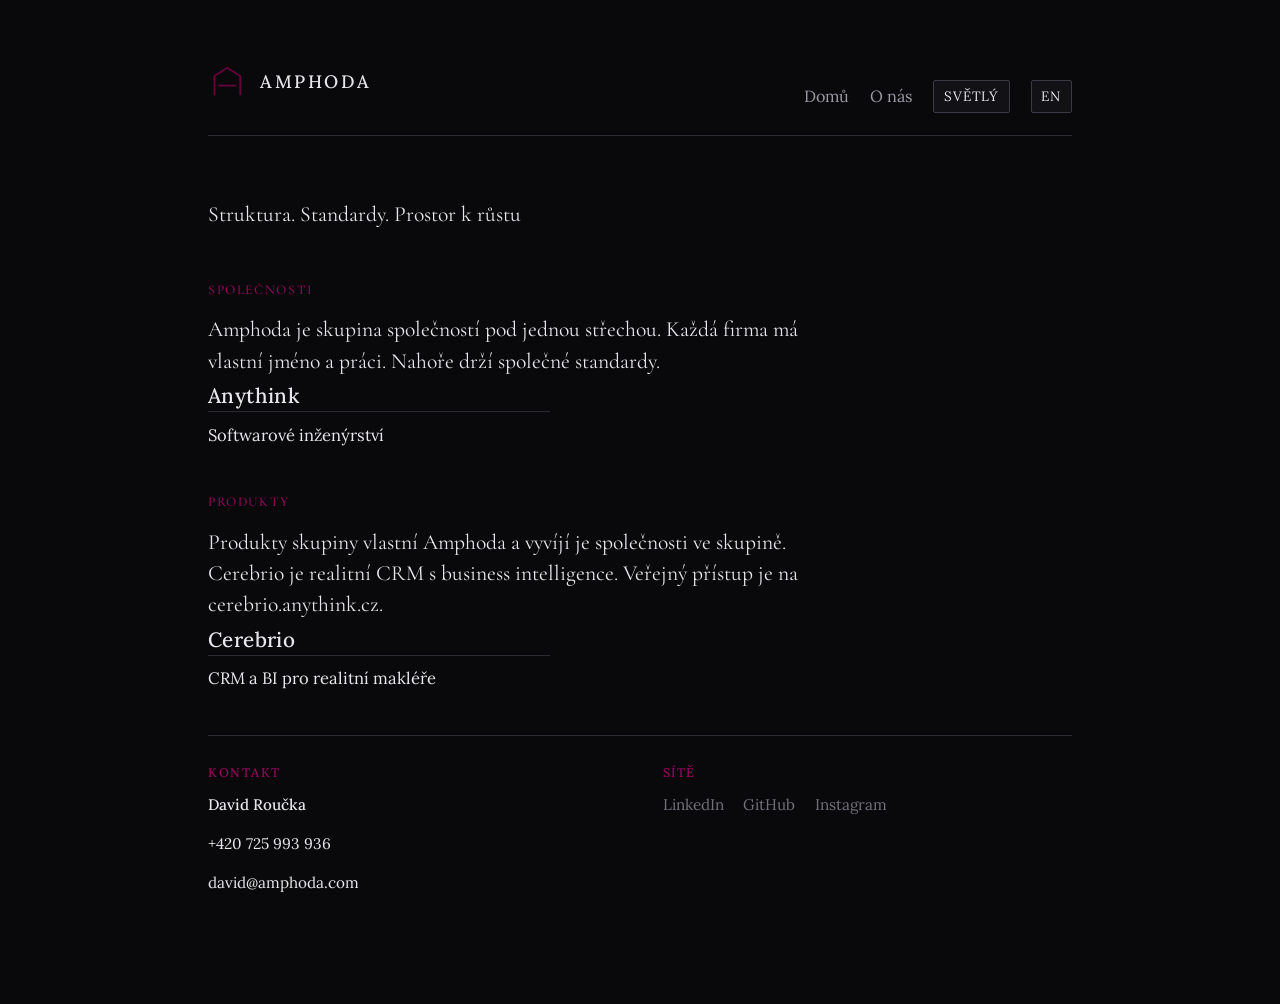
<file: index.html>
<!doctype html>
<html lang="cs" data-accent="tyrian" data-theme="dark">
	<head>
		<!-- Seznam Webmaster -->
		<meta name="seznam-wmt" content="iUMKX5Md85ydFvWr4FtJmUJpppj9VQ31" />
		<!-- Firmy.cz / GBP: add URLs to Organization.sameAs in +page.svelte when registered -->
		<meta charset="utf-8" />
		<link rel="icon" href="./favicon.ico" sizes="any" />
		<link rel="icon" href="./favicon-48.png" type="image/png" sizes="48x48" />
		<link rel="icon" href="./favicon-192.png" type="image/png" sizes="192x192" />
		<link rel="apple-touch-icon" href="./apple-touch-icon.png" sizes="180x180" />
		<link rel="icon" href="./favicon.svg" type="image/svg+xml" />
		<link rel="manifest" href="./site.webmanifest" />
		<meta name="viewport" content="width=device-width, initial-scale=1" />
		<meta name="color-scheme" content="dark light" />
		<meta name="theme-color" content="#09090b" />
		<script>
			(function () {
				try {
					var p = location.pathname;
					document.documentElement.lang = (p === '/en' || p.indexOf('/en/') === 0) ? 'en' : 'cs';
					var t = localStorage.getItem('amphoda-theme');
					if (t === 'day') t = 'light';
					if (t === 'night') t = 'dark';
					if (t !== 'light' && t !== 'dark') t = 'dark';
					document.documentElement.dataset.theme = t;
					document.documentElement.style.colorScheme = t;
					var a = localStorage.getItem('amphoda-accent');
					if (a === 'tyrian' || a === 'steel' || a === 'abyss') {
						document.documentElement.dataset.accent = a;
					}
				} catch (e) {}
			})();
		</script>
		<link href="./_app/immutable/entry/start.mt2QF2A5.js" rel="modulepreload">
		<link href="./_app/immutable/chunks/7DQ8vqxc.js" rel="modulepreload">
		<link href="./_app/immutable/chunks/CZMW1fXZ.js" rel="modulepreload">
		<link href="./_app/immutable/chunks/1RoeWicb.js" rel="modulepreload">
		<link href="./_app/immutable/entry/app.FbuSU8uR.js" rel="modulepreload">
		<link href="./_app/immutable/chunks/_vi9zLYs.js" rel="modulepreload">
		<link href="./_app/immutable/chunks/Bkndkago.js" rel="modulepreload">
		<link href="./_app/immutable/chunks/DjjoWIUF.js" rel="modulepreload">
		<link href="./_app/immutable/nodes/0.BagfMH4d.js" rel="modulepreload">
		<link href="./_app/immutable/chunks/pHMKf96l.js" rel="modulepreload">
		<link href="./_app/immutable/chunks/pGBvJgAu.js" rel="modulepreload">
		<link href="./_app/immutable/chunks/B0FbLwfA.js" rel="modulepreload">
		<link href="./_app/immutable/chunks/D8h8RJyf.js" rel="modulepreload">
		<link href="./_app/immutable/chunks/BcJiogBx.js" rel="modulepreload">
		<link href="./_app/immutable/nodes/2.BaO96Hhi.js" rel="modulepreload">
		<link href="./_app/immutable/chunks/k5g4Fiq8.js" rel="modulepreload">
		<link href="./_app/immutable/chunks/MCs-j4_v.js" rel="modulepreload">
		<link href="./_app/immutable/chunks/BsyLRSGl.js" rel="modulepreload">
		<!--ypbj28--><!----><script type="application/ld+json">{"@context":"https://schema.org","@graph":[{"@type":"Organization","@id":"https://amphoda.com/#organization","name":"Amphoda","url":"https://amphoda.com/","logo":{"@type":"ImageObject","url":"https://amphoda.com/icon-512.png","width":512,"height":512},"image":"https://amphoda.com/og.png","email":"david@amphoda.com","telephone":"+420725993936","description":"Struktura. Standardy. Prostor k růstu","founder":{"@type":"Person","name":"David Roučka"},"sameAs":["https://github.com/Alteian","https://anythink.cz/","https://cerebrio.anythink.cz"]},{"@type":"WebSite","@id":"https://amphoda.com/#website","url":"https://amphoda.com/","name":"Amphoda","description":"Struktura. Standardy. Prostor k růstu","publisher":{"@id":"https://amphoda.com/#organization"},"inLanguage":["cs","en"]}]}</script><!----><!----><!--1t153bb--><meta name="description" content="Struktura. Standardy. Prostor k růstu"/> <meta name="robots" content="index, follow"/> <link rel="canonical" href="https://amphoda.com/"/> <link rel="alternate" hreflang="cs" href="https://amphoda.com/"/> <link rel="alternate" hreflang="en" href="https://amphoda.com/en/"/> <link rel="alternate" hreflang="x-default" href="https://amphoda.com/"/> <meta property="og:type" content="website"/> <meta property="og:site_name" content="Amphoda"/> <meta property="og:title" content="Amphoda"/> <meta property="og:description" content="Struktura. Standardy. Prostor k růstu"/> <meta property="og:url" content="https://amphoda.com/"/> <meta property="og:locale" content="cs_CZ"/> <meta property="og:locale:alternate" content="en_US"/> <meta property="og:image" content="https://amphoda.com/og.png"/> <meta property="og:image:type" content="image/png"/> <meta property="og:image:width" content="1200"/> <meta property="og:image:height" content="630"/> <meta property="og:image:alt" content="Amphoda"/> <meta name="twitter:card" content="summary_large_image"/> <meta name="twitter:title" content="Amphoda"/> <meta name="twitter:description" content="Struktura. Standardy. Prostor k růstu"/> <meta name="twitter:image" content="https://amphoda.com/og.png"/> <meta name="twitter:image:alt" content="Amphoda"/> <!--[-1--><!--]--><!----><title>Amphoda</title>
		<link href="./_app/immutable/assets/0.B8p69Cu7.css" rel="stylesheet">
	</head>
	<body data-sveltekit-preload-data="hover">
		<div style="display: contents"><!--[--><!--[0--><!--[--><div class="site"><div class="shell"><header class="site-header"><a class="brand-link" href="./"><svg class="amphoda-mark" viewBox="0 0 48 48" fill="none" xmlns="http://www.w3.org/2000/svg" aria-hidden="true"><path d="M8 40V16L24 6L40 16V40" stroke="currentColor" stroke-width="2.25" stroke-linejoin="miter"></path><path d="M14 28H34" stroke="currentColor" stroke-width="2.25" stroke-linecap="square"></path></svg><!----> <span class="wordmark-text">Amphoda</span></a> <nav class="nav" aria-label="Primary"><a href="./" aria-current="page">Domů</a> <a href="./brand/">O nás</a> <button type="button" class="lang-toggle" aria-label="Světlý režim">Světlý</button> <a class="lang-toggle" href="./en/" hreflang="en" aria-label="Switch to English">EN</a></nav></header><!----> <main><!--[--><!----> <p class="lede reason-line">Struktura. Standardy. Prostor k růstu</p> <section class="section section-home"><h2>Společnosti</h2> <p class="lede">Amphoda je skupina společností pod jednou střechou. Každá firma má vlastní jméno a práci. Nahoře drží společné standardy.</p> <ul class="company-list"><!--[--><li class="company-card"><div class="company-main"><!--[0--><a class="company-name company-name-link" href="./anythink/">Anythink</a><!--]--> <p class="company-blurb">Softwarové inženýrství</p></div> <!--[-1--><!--]--></li><!--]--></ul></section> <section class="section"><h2>Produkty</h2> <p class="lede">Produkty skupiny vlastní Amphoda a vyvíjí je společnosti ve skupině. Cerebrio je realitní CRM s business intelligence. Veřejný přístup je na cerebrio.anythink.cz.</p> <ul class="company-list"><!--[--><li class="company-card product-card"><div class="company-main"><!--[0--><a class="company-name company-name-link" href="./products/cerebrio/">Cerebrio</a><!--]--> <p class="company-blurb">CRM a BI pro realitní makléře</p></div></li><!--]--></ul></section><!--]--><!----></main> <footer class="site-footer"><div class="footer-grid"><div class="footer-block"><p class="footer-label">Kontakt</p> <p class="footer-name">David Roučka</p> <p><a class="footer-phone" href="tel:+420725993936">+420 725 993 936</a></p> <p><a class="footer-email" href="mailto:david@amphoda.com">david@amphoda.com</a></p></div> <div class="footer-block"><p class="footer-label">Sítě</p> <ul class="footer-socials"><!--[--><li><!--[0--><span class="footer-social-stub" aria-disabled="true" title="zatím odkaz">LinkedIn</span><!--]--></li><li><!--[0--><span class="footer-social-stub" aria-disabled="true" title="zatím odkaz">GitHub</span><!--]--></li><li><!--[0--><span class="footer-social-stub" aria-disabled="true" title="zatím odkaz">Instagram</span><!--]--></li><!--]--></ul></div></div> <!--[-1--><!--]--> <!--[-1--><!--]--></footer><!----></div></div><!--]--><!--]--> <!--[-1--><!--]--><!--]-->
			
			<script>
				{
					__sveltekit_1fpvdq7 = {
						base: new URL(".", location).pathname.slice(0, -1)
					};

					const element = document.currentScript.parentElement;

					Promise.all([
						import("./_app/immutable/entry/start.mt2QF2A5.js"),
						import("./_app/immutable/entry/app.FbuSU8uR.js")
					]).then(([kit, app]) => {
						kit.start(app, element, {
							node_ids: [0, 2],
							data: [null,null],
							form: null,
							error: null
						});
					});
				}
			</script>
		</div>
	</body>
</html>
</file>
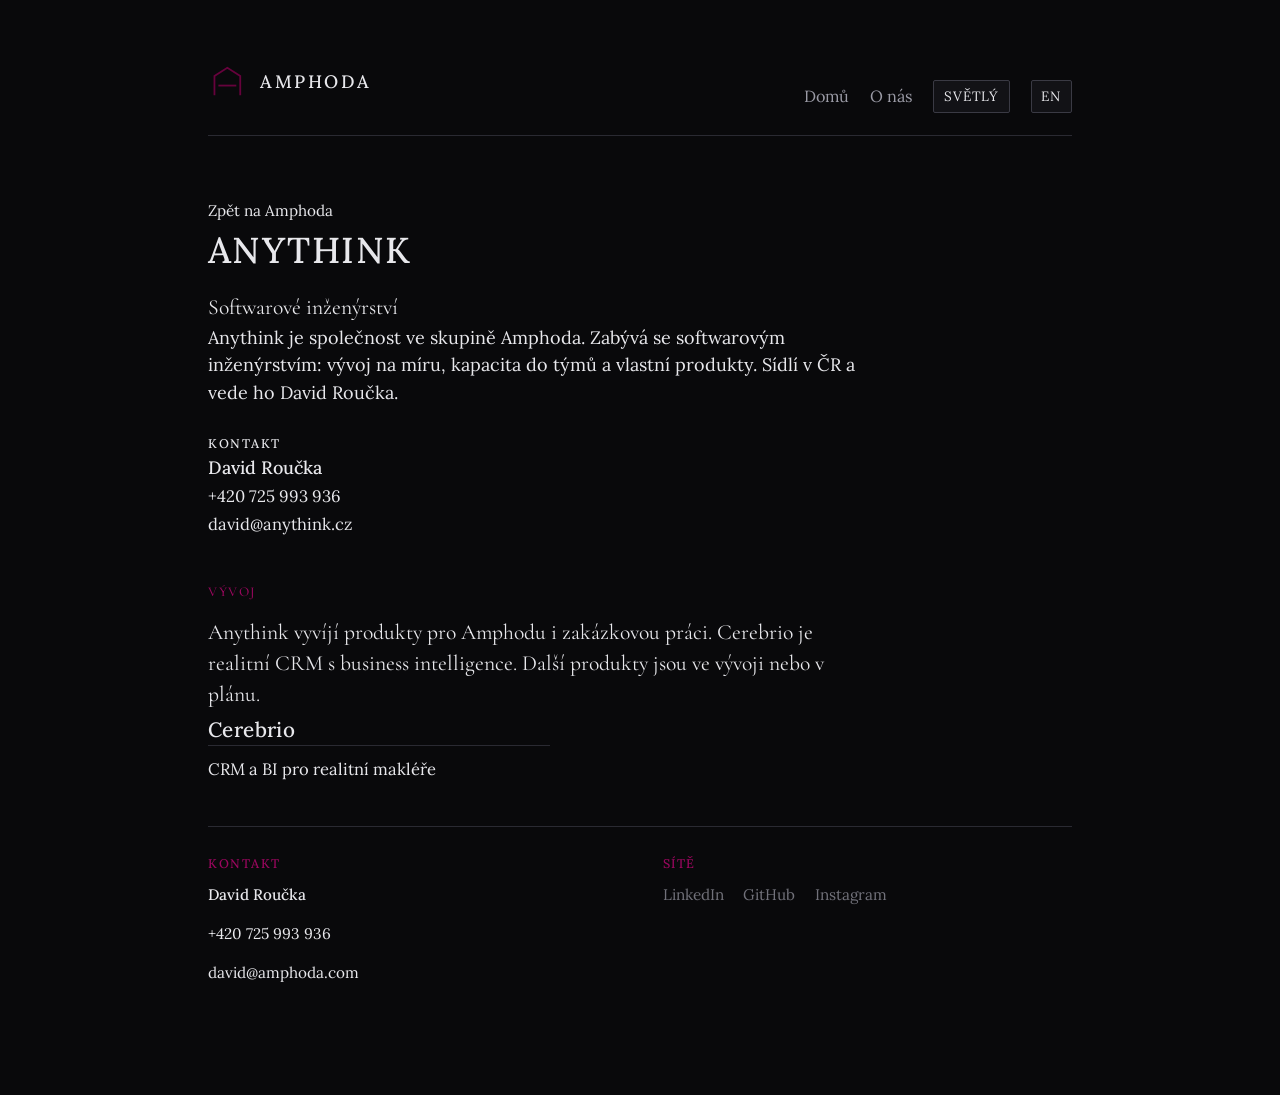
<file: anythink/index.html>
<!doctype html>
<html lang="cs" data-accent="tyrian" data-theme="dark">
	<head>
		<!-- Seznam Webmaster -->
		<meta name="seznam-wmt" content="iUMKX5Md85ydFvWr4FtJmUJpppj9VQ31" />
		<!-- Firmy.cz / GBP: add URLs to Organization.sameAs in +page.svelte when registered -->
		<meta charset="utf-8" />
		<link rel="icon" href="../favicon.ico" sizes="any" />
		<link rel="icon" href="../favicon-48.png" type="image/png" sizes="48x48" />
		<link rel="icon" href="../favicon-192.png" type="image/png" sizes="192x192" />
		<link rel="apple-touch-icon" href="../apple-touch-icon.png" sizes="180x180" />
		<link rel="icon" href="../favicon.svg" type="image/svg+xml" />
		<link rel="manifest" href="../site.webmanifest" />
		<meta name="viewport" content="width=device-width, initial-scale=1" />
		<meta name="color-scheme" content="dark light" />
		<meta name="theme-color" content="#09090b" />
		<script>
			(function () {
				try {
					var p = location.pathname;
					document.documentElement.lang = (p === '/en' || p.indexOf('/en/') === 0) ? 'en' : 'cs';
					var t = localStorage.getItem('amphoda-theme');
					if (t === 'day') t = 'light';
					if (t === 'night') t = 'dark';
					if (t !== 'light' && t !== 'dark') t = 'dark';
					document.documentElement.dataset.theme = t;
					document.documentElement.style.colorScheme = t;
					var a = localStorage.getItem('amphoda-accent');
					if (a === 'tyrian' || a === 'steel' || a === 'abyss') {
						document.documentElement.dataset.accent = a;
					}
				} catch (e) {}
			})();
		</script>
		<link href="../_app/immutable/entry/start.mt2QF2A5.js" rel="modulepreload">
		<link href="../_app/immutable/chunks/7DQ8vqxc.js" rel="modulepreload">
		<link href="../_app/immutable/chunks/CZMW1fXZ.js" rel="modulepreload">
		<link href="../_app/immutable/chunks/1RoeWicb.js" rel="modulepreload">
		<link href="../_app/immutable/entry/app.FbuSU8uR.js" rel="modulepreload">
		<link href="../_app/immutable/chunks/_vi9zLYs.js" rel="modulepreload">
		<link href="../_app/immutable/chunks/Bkndkago.js" rel="modulepreload">
		<link href="../_app/immutable/chunks/DjjoWIUF.js" rel="modulepreload">
		<link href="../_app/immutable/nodes/0.BagfMH4d.js" rel="modulepreload">
		<link href="../_app/immutable/chunks/pHMKf96l.js" rel="modulepreload">
		<link href="../_app/immutable/chunks/pGBvJgAu.js" rel="modulepreload">
		<link href="../_app/immutable/chunks/B0FbLwfA.js" rel="modulepreload">
		<link href="../_app/immutable/chunks/D8h8RJyf.js" rel="modulepreload">
		<link href="../_app/immutable/chunks/BcJiogBx.js" rel="modulepreload">
		<link href="../_app/immutable/nodes/3.DUhXtI2m.js" rel="modulepreload">
		<link href="../_app/immutable/chunks/BsyLRSGl.js" rel="modulepreload">
		<link href="../_app/immutable/chunks/k5g4Fiq8.js" rel="modulepreload">
		<!--1t153bb--><meta name="description" content="Anythink. Softwarové inženýrství ve skupině Amphoda"/> <meta name="robots" content="index, follow"/> <link rel="canonical" href="https://amphoda.com/anythink/"/> <link rel="alternate" hreflang="cs" href="https://amphoda.com/anythink/"/> <link rel="alternate" hreflang="en" href="https://amphoda.com/en/anythink/"/> <link rel="alternate" hreflang="x-default" href="https://amphoda.com/anythink/"/> <meta property="og:type" content="website"/> <meta property="og:site_name" content="Amphoda"/> <meta property="og:title" content="Anythink"/> <meta property="og:description" content="Anythink. Softwarové inženýrství ve skupině Amphoda"/> <meta property="og:url" content="https://amphoda.com/anythink/"/> <meta property="og:locale" content="cs_CZ"/> <meta property="og:locale:alternate" content="en_US"/> <meta property="og:image" content="https://amphoda.com/og-anythink.png"/> <meta property="og:image:type" content="image/png"/> <meta property="og:image:width" content="1200"/> <meta property="og:image:height" content="630"/> <meta property="og:image:alt" content="Anythink"/> <meta name="twitter:card" content="summary_large_image"/> <meta name="twitter:title" content="Anythink"/> <meta name="twitter:description" content="Anythink. Softwarové inženýrství ve skupině Amphoda"/> <meta name="twitter:image" content="https://amphoda.com/og-anythink.png"/> <meta name="twitter:image:alt" content="Anythink"/> <!--[0--><!----><script type="application/ld+json">{"@context":"https://schema.org","@type":"BreadcrumbList","itemListElement":[{"@type":"ListItem","position":1,"name":"Domů","item":"https://amphoda.com/"},{"@type":"ListItem","position":2,"name":"Anythink","item":"https://amphoda.com/anythink/"}]}</script><!----><!--]--><!----><title>Anythink</title>
		<link href="../_app/immutable/assets/0.B8p69Cu7.css" rel="stylesheet">
	</head>
	<body data-sveltekit-preload-data="hover">
		<div style="display: contents"><!--[--><!--[0--><!--[--><div class="site"><div class="shell"><header class="site-header"><a class="brand-link" href="../"><svg class="amphoda-mark" viewBox="0 0 48 48" fill="none" xmlns="http://www.w3.org/2000/svg" aria-hidden="true"><path d="M8 40V16L24 6L40 16V40" stroke="currentColor" stroke-width="2.25" stroke-linejoin="miter"></path><path d="M14 28H34" stroke="currentColor" stroke-width="2.25" stroke-linecap="square"></path></svg><!----> <span class="wordmark-text">Amphoda</span></a> <nav class="nav" aria-label="Primary"><a href="../">Domů</a> <a href="../brand/">O nás</a> <button type="button" class="lang-toggle" aria-label="Světlý režim">Světlý</button> <a class="lang-toggle" href="../en/anythink/" hreflang="en" aria-label="Switch to English">EN</a></nav></header><!----> <main><!--[--><!----> <section class="section"><p class="back-link"><a href="../">Zpět na Amphoda</a></p> <h1 class="detail-title">Anythink</h1> <p class="lede">Softwarové inženýrství</p> <p>Anythink je společnost ve skupině Amphoda. Zabývá se softwarovým inženýrstvím: vývoj na míru, kapacita do týmů a vlastní produkty. Sídlí v ČR a vede ho David Roučka.</p> <!--[0--><div class="detail-contact"><p class="company-contact-label">Kontakt</p> <p class="company-contact-name">David Roučka</p> <p><a class="company-contact-link" href="tel:+420725993936">+420 725 993 936</a></p> <p><a class="company-contact-link" href="mailto:david@anythink.cz">david@anythink.cz</a></p></div><!--]--></section> <section class="section"><h2>Vývoj</h2> <p class="lede">Anythink vyvíjí produkty pro Amphodu i zakázkovou práci. Cerebrio je realitní CRM s business intelligence. Další produkty jsou ve vývoji nebo v plánu.</p> <ul class="company-list"><!--[--><li class="company-card product-card"><div class="company-main"><!--[0--><a class="company-name company-name-link" href="../products/cerebrio/">Cerebrio</a><!--]--> <p class="company-blurb">CRM a BI pro realitní makléře</p></div></li><!--]--></ul></section><!--]--><!----></main> <footer class="site-footer"><div class="footer-grid"><div class="footer-block"><p class="footer-label">Kontakt</p> <p class="footer-name">David Roučka</p> <p><a class="footer-phone" href="tel:+420725993936">+420 725 993 936</a></p> <p><a class="footer-email" href="mailto:david@amphoda.com">david@amphoda.com</a></p></div> <div class="footer-block"><p class="footer-label">Sítě</p> <ul class="footer-socials"><!--[--><li><!--[0--><span class="footer-social-stub" aria-disabled="true" title="zatím odkaz">LinkedIn</span><!--]--></li><li><!--[0--><span class="footer-social-stub" aria-disabled="true" title="zatím odkaz">GitHub</span><!--]--></li><li><!--[0--><span class="footer-social-stub" aria-disabled="true" title="zatím odkaz">Instagram</span><!--]--></li><!--]--></ul></div></div> <!--[-1--><!--]--> <!--[-1--><!--]--></footer><!----></div></div><!--]--><!--]--> <!--[-1--><!--]--><!--]-->
			
			<script>
				{
					__sveltekit_1fpvdq7 = {
						base: new URL("..", location).pathname.slice(0, -1)
					};

					const element = document.currentScript.parentElement;

					Promise.all([
						import("../_app/immutable/entry/start.mt2QF2A5.js"),
						import("../_app/immutable/entry/app.FbuSU8uR.js")
					]).then(([kit, app]) => {
						kit.start(app, element, {
							node_ids: [0, 3],
							data: [null,null],
							form: null,
							error: null
						});
					});
				}
			</script>
		</div>
	</body>
</html>
</file>
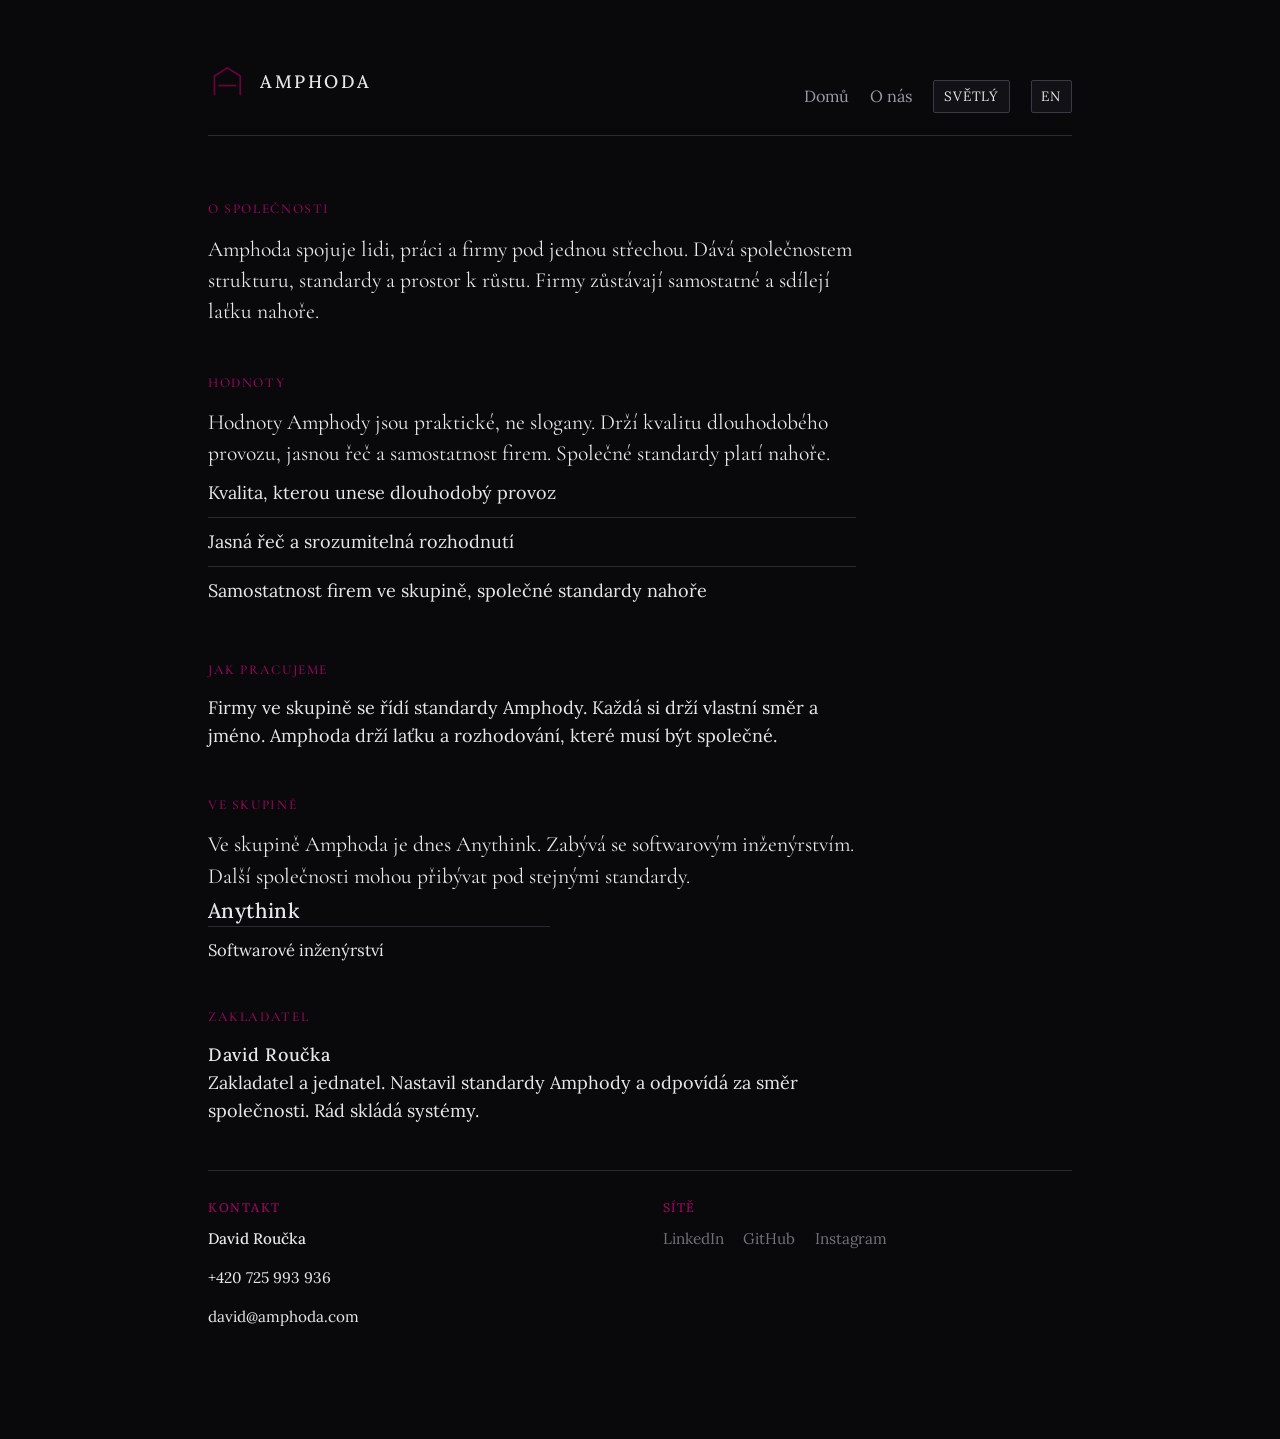
<file: brand/index.html>
<!doctype html>
<html lang="cs" data-accent="tyrian" data-theme="dark">
	<head>
		<!-- Seznam Webmaster -->
		<meta name="seznam-wmt" content="iUMKX5Md85ydFvWr4FtJmUJpppj9VQ31" />
		<!-- Firmy.cz / GBP: add URLs to Organization.sameAs in +page.svelte when registered -->
		<meta charset="utf-8" />
		<link rel="icon" href="../favicon.ico" sizes="any" />
		<link rel="icon" href="../favicon-48.png" type="image/png" sizes="48x48" />
		<link rel="icon" href="../favicon-192.png" type="image/png" sizes="192x192" />
		<link rel="apple-touch-icon" href="../apple-touch-icon.png" sizes="180x180" />
		<link rel="icon" href="../favicon.svg" type="image/svg+xml" />
		<link rel="manifest" href="../site.webmanifest" />
		<meta name="viewport" content="width=device-width, initial-scale=1" />
		<meta name="color-scheme" content="dark light" />
		<meta name="theme-color" content="#09090b" />
		<script>
			(function () {
				try {
					var p = location.pathname;
					document.documentElement.lang = (p === '/en' || p.indexOf('/en/') === 0) ? 'en' : 'cs';
					var t = localStorage.getItem('amphoda-theme');
					if (t === 'day') t = 'light';
					if (t === 'night') t = 'dark';
					if (t !== 'light' && t !== 'dark') t = 'dark';
					document.documentElement.dataset.theme = t;
					document.documentElement.style.colorScheme = t;
					var a = localStorage.getItem('amphoda-accent');
					if (a === 'tyrian' || a === 'steel' || a === 'abyss') {
						document.documentElement.dataset.accent = a;
					}
				} catch (e) {}
			})();
		</script>
		<link href="../_app/immutable/entry/start.mt2QF2A5.js" rel="modulepreload">
		<link href="../_app/immutable/chunks/7DQ8vqxc.js" rel="modulepreload">
		<link href="../_app/immutable/chunks/CZMW1fXZ.js" rel="modulepreload">
		<link href="../_app/immutable/chunks/1RoeWicb.js" rel="modulepreload">
		<link href="../_app/immutable/entry/app.FbuSU8uR.js" rel="modulepreload">
		<link href="../_app/immutable/chunks/_vi9zLYs.js" rel="modulepreload">
		<link href="../_app/immutable/chunks/Bkndkago.js" rel="modulepreload">
		<link href="../_app/immutable/chunks/DjjoWIUF.js" rel="modulepreload">
		<link href="../_app/immutable/nodes/0.BagfMH4d.js" rel="modulepreload">
		<link href="../_app/immutable/chunks/pHMKf96l.js" rel="modulepreload">
		<link href="../_app/immutable/chunks/pGBvJgAu.js" rel="modulepreload">
		<link href="../_app/immutable/chunks/B0FbLwfA.js" rel="modulepreload">
		<link href="../_app/immutable/chunks/D8h8RJyf.js" rel="modulepreload">
		<link href="../_app/immutable/chunks/BcJiogBx.js" rel="modulepreload">
		<link href="../_app/immutable/nodes/4.B11myguN.js" rel="modulepreload">
		<link href="../_app/immutable/chunks/MCs-j4_v.js" rel="modulepreload">
		<link href="../_app/immutable/chunks/k5g4Fiq8.js" rel="modulepreload">
		<!--1t153bb--><meta name="description" content="Amphoda. Standardy skupiny, hodnoty a zakladatel."/> <meta name="robots" content="index, follow"/> <link rel="canonical" href="https://amphoda.com/brand/"/> <link rel="alternate" hreflang="cs" href="https://amphoda.com/brand/"/> <link rel="alternate" hreflang="en" href="https://amphoda.com/en/brand/"/> <link rel="alternate" hreflang="x-default" href="https://amphoda.com/brand/"/> <meta property="og:type" content="website"/> <meta property="og:site_name" content="Amphoda"/> <meta property="og:title" content="Amphoda – O nás"/> <meta property="og:description" content="Amphoda. Standardy skupiny, hodnoty a zakladatel."/> <meta property="og:url" content="https://amphoda.com/brand/"/> <meta property="og:locale" content="cs_CZ"/> <meta property="og:locale:alternate" content="en_US"/> <meta property="og:image" content="https://amphoda.com/og-brand.png"/> <meta property="og:image:type" content="image/png"/> <meta property="og:image:width" content="1200"/> <meta property="og:image:height" content="630"/> <meta property="og:image:alt" content="Amphoda – O nás"/> <meta name="twitter:card" content="summary_large_image"/> <meta name="twitter:title" content="Amphoda – O nás"/> <meta name="twitter:description" content="Amphoda. Standardy skupiny, hodnoty a zakladatel."/> <meta name="twitter:image" content="https://amphoda.com/og-brand.png"/> <meta name="twitter:image:alt" content="Amphoda – O nás"/> <!--[0--><!----><script type="application/ld+json">{"@context":"https://schema.org","@type":"BreadcrumbList","itemListElement":[{"@type":"ListItem","position":1,"name":"Domů","item":"https://amphoda.com/"},{"@type":"ListItem","position":2,"name":"O nás","item":"https://amphoda.com/brand/"}]}</script><!----><!--]--><!----><title>Amphoda – O nás</title>
		<link href="../_app/immutable/assets/0.B8p69Cu7.css" rel="stylesheet">
	</head>
	<body data-sveltekit-preload-data="hover">
		<div style="display: contents"><!--[--><!--[0--><!--[--><div class="site"><div class="shell"><header class="site-header"><a class="brand-link" href="../"><svg class="amphoda-mark" viewBox="0 0 48 48" fill="none" xmlns="http://www.w3.org/2000/svg" aria-hidden="true"><path d="M8 40V16L24 6L40 16V40" stroke="currentColor" stroke-width="2.25" stroke-linejoin="miter"></path><path d="M14 28H34" stroke="currentColor" stroke-width="2.25" stroke-linecap="square"></path></svg><!----> <span class="wordmark-text">Amphoda</span></a> <nav class="nav" aria-label="Primary"><a href="../">Domů</a> <a href="../brand/" aria-current="page">O nás</a> <button type="button" class="lang-toggle" aria-label="Světlý režim">Světlý</button> <a class="lang-toggle" href="../en/brand/" hreflang="en" aria-label="Switch to English">EN</a></nav></header><!----> <main><!--[--><!----> <section class="section"><h2>O společnosti</h2> <p class="lede">Amphoda spojuje lidi, práci a firmy pod jednou střechou. Dává společnostem strukturu, standardy a prostor k růstu. Firmy zůstávají samostatné a sdílejí laťku nahoře.</p></section> <section class="section"><h2>Hodnoty</h2> <p class="lede">Hodnoty Amphody jsou praktické, ne slogany. Drží kvalitu dlouhodobého provozu, jasnou řeč a samostatnost firem. Společné standardy platí nahoře.</p> <ul class="quiet-list"><!--[--><li>Kvalita, kterou unese dlouhodobý provoz</li><li>Jasná řeč a srozumitelná rozhodnutí</li><li>Samostatnost firem ve skupině, společné standardy nahoře</li><!--]--></ul></section> <section class="section"><h2>Jak pracujeme</h2> <p>Firmy ve skupině se řídí standardy Amphody. Každá si drží vlastní směr a jméno. Amphoda drží laťku a rozhodování, které musí být společné.</p></section> <section class="section"><h2>Ve skupině</h2> <p class="lede">Ve skupině Amphoda je dnes Anythink. Zabývá se softwarovým inženýrstvím. Další společnosti mohou přibývat pod stejnými standardy.</p> <ul class="company-list"><!--[--><li class="company-card"><div class="company-main"><!--[0--><a class="company-name company-name-link" href="../anythink/">Anythink</a><!--]--> <p class="company-blurb">Softwarové inženýrství</p></div> <!--[-1--><!--]--></li><!--]--></ul></section> <section class="section"><h2>Zakladatel</h2> <p class="founder-name">David Roučka</p> <p>Zakladatel a jednatel. Nastavil standardy Amphody a odpovídá za směr společnosti. Rád skládá systémy.</p></section><!--]--><!----></main> <footer class="site-footer"><div class="footer-grid"><div class="footer-block"><p class="footer-label">Kontakt</p> <p class="footer-name">David Roučka</p> <p><a class="footer-phone" href="tel:+420725993936">+420 725 993 936</a></p> <p><a class="footer-email" href="mailto:david@amphoda.com">david@amphoda.com</a></p></div> <div class="footer-block"><p class="footer-label">Sítě</p> <ul class="footer-socials"><!--[--><li><!--[0--><span class="footer-social-stub" aria-disabled="true" title="zatím odkaz">LinkedIn</span><!--]--></li><li><!--[0--><span class="footer-social-stub" aria-disabled="true" title="zatím odkaz">GitHub</span><!--]--></li><li><!--[0--><span class="footer-social-stub" aria-disabled="true" title="zatím odkaz">Instagram</span><!--]--></li><!--]--></ul></div></div> <!--[-1--><!--]--> <!--[-1--><!--]--></footer><!----></div></div><!--]--><!--]--> <!--[-1--><!--]--><!--]-->
			
			<script>
				{
					__sveltekit_1fpvdq7 = {
						base: new URL("..", location).pathname.slice(0, -1)
					};

					const element = document.currentScript.parentElement;

					Promise.all([
						import("../_app/immutable/entry/start.mt2QF2A5.js"),
						import("../_app/immutable/entry/app.FbuSU8uR.js")
					]).then(([kit, app]) => {
						kit.start(app, element, {
							node_ids: [0, 4],
							data: [null,null],
							form: null,
							error: null
						});
					});
				}
			</script>
		</div>
	</body>
</html>
</file>
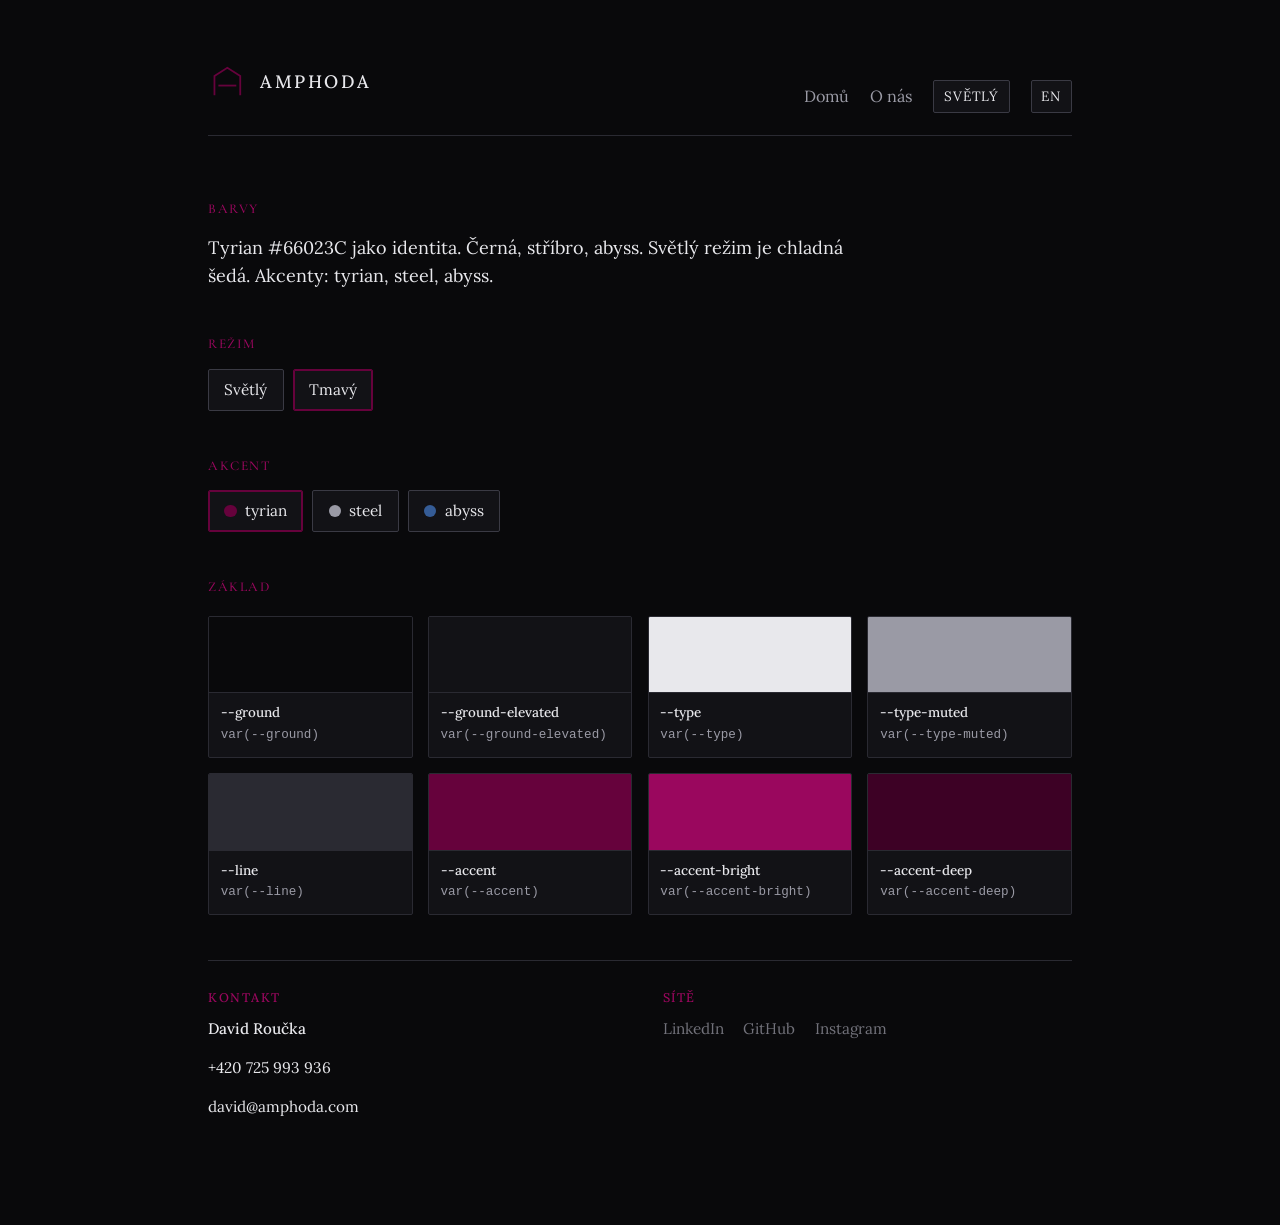
<file: colors/index.html>
<!doctype html>
<html lang="cs" data-accent="tyrian" data-theme="dark">
	<head>
		<!-- Seznam Webmaster -->
		<meta name="seznam-wmt" content="iUMKX5Md85ydFvWr4FtJmUJpppj9VQ31" />
		<!-- Firmy.cz / GBP: add URLs to Organization.sameAs in +page.svelte when registered -->
		<meta charset="utf-8" />
		<link rel="icon" href="../favicon.ico" sizes="any" />
		<link rel="icon" href="../favicon-48.png" type="image/png" sizes="48x48" />
		<link rel="icon" href="../favicon-192.png" type="image/png" sizes="192x192" />
		<link rel="apple-touch-icon" href="../apple-touch-icon.png" sizes="180x180" />
		<link rel="icon" href="../favicon.svg" type="image/svg+xml" />
		<link rel="manifest" href="../site.webmanifest" />
		<meta name="viewport" content="width=device-width, initial-scale=1" />
		<meta name="color-scheme" content="dark light" />
		<meta name="theme-color" content="#09090b" />
		<script>
			(function () {
				try {
					var p = location.pathname;
					document.documentElement.lang = (p === '/en' || p.indexOf('/en/') === 0) ? 'en' : 'cs';
					var t = localStorage.getItem('amphoda-theme');
					if (t === 'day') t = 'light';
					if (t === 'night') t = 'dark';
					if (t !== 'light' && t !== 'dark') t = 'dark';
					document.documentElement.dataset.theme = t;
					document.documentElement.style.colorScheme = t;
					var a = localStorage.getItem('amphoda-accent');
					if (a === 'tyrian' || a === 'steel' || a === 'abyss') {
						document.documentElement.dataset.accent = a;
					}
				} catch (e) {}
			})();
		</script>
		<link href="../_app/immutable/entry/start.mt2QF2A5.js" rel="modulepreload">
		<link href="../_app/immutable/chunks/7DQ8vqxc.js" rel="modulepreload">
		<link href="../_app/immutable/chunks/CZMW1fXZ.js" rel="modulepreload">
		<link href="../_app/immutable/chunks/1RoeWicb.js" rel="modulepreload">
		<link href="../_app/immutable/entry/app.FbuSU8uR.js" rel="modulepreload">
		<link href="../_app/immutable/chunks/_vi9zLYs.js" rel="modulepreload">
		<link href="../_app/immutable/chunks/Bkndkago.js" rel="modulepreload">
		<link href="../_app/immutable/chunks/DjjoWIUF.js" rel="modulepreload">
		<link href="../_app/immutable/nodes/0.BagfMH4d.js" rel="modulepreload">
		<link href="../_app/immutable/chunks/pHMKf96l.js" rel="modulepreload">
		<link href="../_app/immutable/chunks/pGBvJgAu.js" rel="modulepreload">
		<link href="../_app/immutable/chunks/B0FbLwfA.js" rel="modulepreload">
		<link href="../_app/immutable/chunks/D8h8RJyf.js" rel="modulepreload">
		<link href="../_app/immutable/chunks/BcJiogBx.js" rel="modulepreload">
		<link href="../_app/immutable/nodes/5.DvxpaGCz.js" rel="modulepreload">
		<link href="../_app/immutable/chunks/k5g4Fiq8.js" rel="modulepreload">
		<!--1t153bb--><meta name="description" content="Barevný systém Amphoda (interní náhled)."/> <meta name="robots" content="noindex, follow"/> <link rel="canonical" href="https://amphoda.com/colors/"/> <link rel="alternate" hreflang="cs" href="https://amphoda.com/colors/"/> <link rel="alternate" hreflang="en" href="https://amphoda.com/en/colors/"/> <link rel="alternate" hreflang="x-default" href="https://amphoda.com/colors/"/> <meta property="og:type" content="website"/> <meta property="og:site_name" content="Amphoda"/> <meta property="og:title" content="Amphoda – Barvy"/> <meta property="og:description" content="Barevný systém Amphoda (interní náhled)."/> <meta property="og:url" content="https://amphoda.com/colors/"/> <meta property="og:locale" content="cs_CZ"/> <meta property="og:locale:alternate" content="en_US"/> <meta property="og:image" content="https://amphoda.com/og.png"/> <meta property="og:image:type" content="image/png"/> <meta property="og:image:width" content="1200"/> <meta property="og:image:height" content="630"/> <meta property="og:image:alt" content="Amphoda – Barvy"/> <meta name="twitter:card" content="summary_large_image"/> <meta name="twitter:title" content="Amphoda – Barvy"/> <meta name="twitter:description" content="Barevný systém Amphoda (interní náhled)."/> <meta name="twitter:image" content="https://amphoda.com/og.png"/> <meta name="twitter:image:alt" content="Amphoda – Barvy"/> <!--[-1--><!--]--><!----><title>Amphoda – Barvy</title>
		<link href="../_app/immutable/assets/0.B8p69Cu7.css" rel="stylesheet">
	</head>
	<body data-sveltekit-preload-data="hover">
		<div style="display: contents"><!--[--><!--[0--><!--[--><div class="site"><div class="shell"><header class="site-header"><a class="brand-link" href="../"><svg class="amphoda-mark" viewBox="0 0 48 48" fill="none" xmlns="http://www.w3.org/2000/svg" aria-hidden="true"><path d="M8 40V16L24 6L40 16V40" stroke="currentColor" stroke-width="2.25" stroke-linejoin="miter"></path><path d="M14 28H34" stroke="currentColor" stroke-width="2.25" stroke-linecap="square"></path></svg><!----> <span class="wordmark-text">Amphoda</span></a> <nav class="nav" aria-label="Primary"><a href="../">Domů</a> <a href="../brand/">O nás</a> <button type="button" class="lang-toggle" aria-label="Světlý režim">Světlý</button> <a class="lang-toggle" href="../en/colors/" hreflang="en" aria-label="Switch to English">EN</a></nav></header><!----> <main><!--[--><!----> <section class="section"><h2>Barvy</h2> <p>Tyrian #66023C jako identita. Černá, stříbro, abyss. Světlý režim je chladná šedá. Akcenty: tyrian, steel, abyss.</p></section> <section class="section"><h2>Režim</h2> <div class="accent-picker" role="group" aria-label="Režim"><!--[--><button type="button" class="accent-btn" aria-pressed="false">Světlý</button><button type="button" class="accent-btn" aria-pressed="true">Tmavý</button><!--]--></div></section> <section class="section"><h2>Akcent</h2> <div class="accent-picker" role="group" aria-label="Akcent"><!--[--><button type="button" class="accent-btn" aria-pressed="true"><span class="accent-dot" style="--accent-preview: #66023c"></span> tyrian</button><button type="button" class="accent-btn" aria-pressed="false"><span class="accent-dot" style="--accent-preview: #9a9aa5"></span> steel</button><button type="button" class="accent-btn" aria-pressed="false"><span class="accent-dot" style="--accent-preview: #355c96"></span> abyss</button><!--]--></div></section> <section class="section"><h2>Základ</h2> <div class="swatch-grid"><!--[--><div class="swatch"><div class="swatch-chip" style="background: var(--ground)"></div> <div class="swatch-meta"><strong>--ground</strong> <code>var(--ground)</code></div></div><div class="swatch"><div class="swatch-chip" style="background: var(--ground-elevated)"></div> <div class="swatch-meta"><strong>--ground-elevated</strong> <code>var(--ground-elevated)</code></div></div><div class="swatch"><div class="swatch-chip" style="background: var(--type)"></div> <div class="swatch-meta"><strong>--type</strong> <code>var(--type)</code></div></div><div class="swatch"><div class="swatch-chip" style="background: var(--type-muted)"></div> <div class="swatch-meta"><strong>--type-muted</strong> <code>var(--type-muted)</code></div></div><div class="swatch"><div class="swatch-chip" style="background: var(--line)"></div> <div class="swatch-meta"><strong>--line</strong> <code>var(--line)</code></div></div><div class="swatch"><div class="swatch-chip" style="background: var(--accent)"></div> <div class="swatch-meta"><strong>--accent</strong> <code>var(--accent)</code></div></div><div class="swatch"><div class="swatch-chip" style="background: var(--accent-bright)"></div> <div class="swatch-meta"><strong>--accent-bright</strong> <code>var(--accent-bright)</code></div></div><div class="swatch"><div class="swatch-chip" style="background: var(--accent-deep)"></div> <div class="swatch-meta"><strong>--accent-deep</strong> <code>var(--accent-deep)</code></div></div><!--]--></div></section><!--]--><!----></main> <footer class="site-footer"><div class="footer-grid"><div class="footer-block"><p class="footer-label">Kontakt</p> <p class="footer-name">David Roučka</p> <p><a class="footer-phone" href="tel:+420725993936">+420 725 993 936</a></p> <p><a class="footer-email" href="mailto:david@amphoda.com">david@amphoda.com</a></p></div> <div class="footer-block"><p class="footer-label">Sítě</p> <ul class="footer-socials"><!--[--><li><!--[0--><span class="footer-social-stub" aria-disabled="true" title="zatím odkaz">LinkedIn</span><!--]--></li><li><!--[0--><span class="footer-social-stub" aria-disabled="true" title="zatím odkaz">GitHub</span><!--]--></li><li><!--[0--><span class="footer-social-stub" aria-disabled="true" title="zatím odkaz">Instagram</span><!--]--></li><!--]--></ul></div></div> <!--[-1--><!--]--> <!--[-1--><!--]--></footer><!----></div></div><!--]--><!--]--> <!--[-1--><!--]--><!--]-->
			
			<script>
				{
					__sveltekit_1fpvdq7 = {
						base: new URL("..", location).pathname.slice(0, -1)
					};

					const element = document.currentScript.parentElement;

					Promise.all([
						import("../_app/immutable/entry/start.mt2QF2A5.js"),
						import("../_app/immutable/entry/app.FbuSU8uR.js")
					]).then(([kit, app]) => {
						kit.start(app, element, {
							node_ids: [0, 5],
							data: [null,null],
							form: null,
							error: null
						});
					});
				}
			</script>
		</div>
	</body>
</html>
</file>
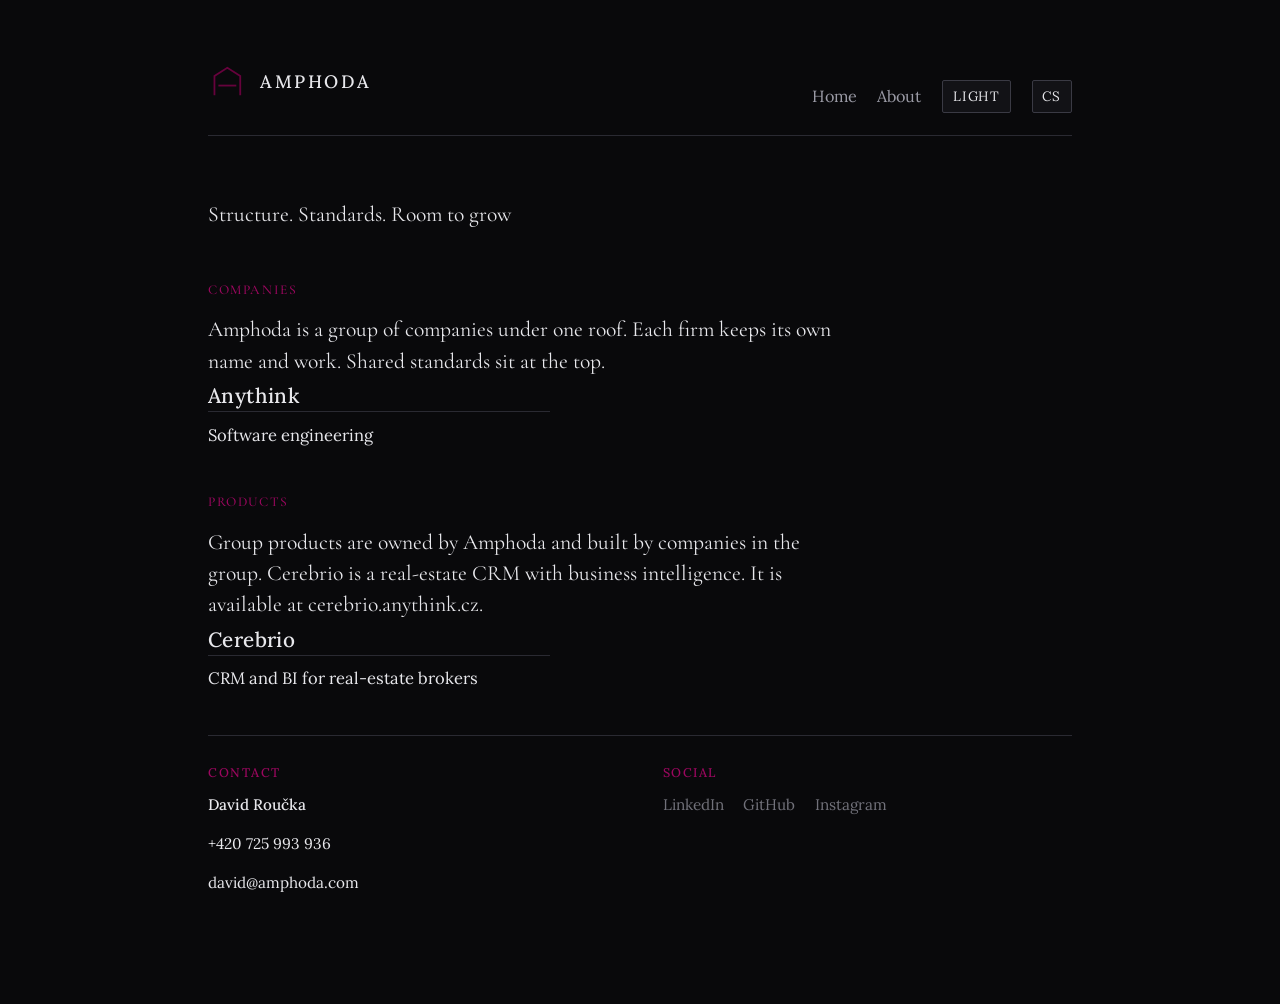
<file: en/index.html>
<!doctype html>
<html lang="en" data-accent="tyrian" data-theme="dark">
	<head>
		<!-- Seznam Webmaster -->
		<meta name="seznam-wmt" content="iUMKX5Md85ydFvWr4FtJmUJpppj9VQ31" />
		<!-- Firmy.cz / GBP: add URLs to Organization.sameAs in +page.svelte when registered -->
		<meta charset="utf-8" />
		<link rel="icon" href="../favicon.ico" sizes="any" />
		<link rel="icon" href="../favicon-48.png" type="image/png" sizes="48x48" />
		<link rel="icon" href="../favicon-192.png" type="image/png" sizes="192x192" />
		<link rel="apple-touch-icon" href="../apple-touch-icon.png" sizes="180x180" />
		<link rel="icon" href="../favicon.svg" type="image/svg+xml" />
		<link rel="manifest" href="../site.webmanifest" />
		<meta name="viewport" content="width=device-width, initial-scale=1" />
		<meta name="color-scheme" content="dark light" />
		<meta name="theme-color" content="#09090b" />
		<script>
			(function () {
				try {
					var p = location.pathname;
					document.documentElement.lang = (p === '/en' || p.indexOf('/en/') === 0) ? 'en' : 'cs';
					var t = localStorage.getItem('amphoda-theme');
					if (t === 'day') t = 'light';
					if (t === 'night') t = 'dark';
					if (t !== 'light' && t !== 'dark') t = 'dark';
					document.documentElement.dataset.theme = t;
					document.documentElement.style.colorScheme = t;
					var a = localStorage.getItem('amphoda-accent');
					if (a === 'tyrian' || a === 'steel' || a === 'abyss') {
						document.documentElement.dataset.accent = a;
					}
				} catch (e) {}
			})();
		</script>
		<link href="../_app/immutable/entry/start.mt2QF2A5.js" rel="modulepreload">
		<link href="../_app/immutable/chunks/7DQ8vqxc.js" rel="modulepreload">
		<link href="../_app/immutable/chunks/CZMW1fXZ.js" rel="modulepreload">
		<link href="../_app/immutable/chunks/1RoeWicb.js" rel="modulepreload">
		<link href="../_app/immutable/entry/app.FbuSU8uR.js" rel="modulepreload">
		<link href="../_app/immutable/chunks/_vi9zLYs.js" rel="modulepreload">
		<link href="../_app/immutable/chunks/Bkndkago.js" rel="modulepreload">
		<link href="../_app/immutable/chunks/DjjoWIUF.js" rel="modulepreload">
		<link href="../_app/immutable/nodes/0.BagfMH4d.js" rel="modulepreload">
		<link href="../_app/immutable/chunks/pHMKf96l.js" rel="modulepreload">
		<link href="../_app/immutable/chunks/pGBvJgAu.js" rel="modulepreload">
		<link href="../_app/immutable/chunks/B0FbLwfA.js" rel="modulepreload">
		<link href="../_app/immutable/chunks/D8h8RJyf.js" rel="modulepreload">
		<link href="../_app/immutable/chunks/BcJiogBx.js" rel="modulepreload">
		<link href="../_app/immutable/nodes/2.BaO96Hhi.js" rel="modulepreload">
		<link href="../_app/immutable/chunks/k5g4Fiq8.js" rel="modulepreload">
		<link href="../_app/immutable/chunks/MCs-j4_v.js" rel="modulepreload">
		<link href="../_app/immutable/chunks/BsyLRSGl.js" rel="modulepreload">
		<!--ypbj28--><!----><script type="application/ld+json">{"@context":"https://schema.org","@graph":[{"@type":"Organization","@id":"https://amphoda.com/#organization","name":"Amphoda","url":"https://amphoda.com/","logo":{"@type":"ImageObject","url":"https://amphoda.com/icon-512.png","width":512,"height":512},"image":"https://amphoda.com/og.png","email":"david@amphoda.com","telephone":"+420725993936","description":"Structure. Standards. Room to grow","founder":{"@type":"Person","name":"David Roučka"},"sameAs":["https://github.com/Alteian","https://anythink.cz/","https://cerebrio.anythink.cz"]},{"@type":"WebSite","@id":"https://amphoda.com/#website","url":"https://amphoda.com/","name":"Amphoda","description":"Structure. Standards. Room to grow","publisher":{"@id":"https://amphoda.com/#organization"},"inLanguage":["cs","en"]}]}</script><!----><!----><!--1t153bb--><meta name="description" content="Structure. Standards. Room to grow"/> <meta name="robots" content="index, follow"/> <link rel="canonical" href="https://amphoda.com/en/"/> <link rel="alternate" hreflang="cs" href="https://amphoda.com/"/> <link rel="alternate" hreflang="en" href="https://amphoda.com/en/"/> <link rel="alternate" hreflang="x-default" href="https://amphoda.com/"/> <meta property="og:type" content="website"/> <meta property="og:site_name" content="Amphoda"/> <meta property="og:title" content="Amphoda"/> <meta property="og:description" content="Structure. Standards. Room to grow"/> <meta property="og:url" content="https://amphoda.com/en/"/> <meta property="og:locale" content="en_US"/> <meta property="og:locale:alternate" content="cs_CZ"/> <meta property="og:image" content="https://amphoda.com/og.png"/> <meta property="og:image:type" content="image/png"/> <meta property="og:image:width" content="1200"/> <meta property="og:image:height" content="630"/> <meta property="og:image:alt" content="Amphoda"/> <meta name="twitter:card" content="summary_large_image"/> <meta name="twitter:title" content="Amphoda"/> <meta name="twitter:description" content="Structure. Standards. Room to grow"/> <meta name="twitter:image" content="https://amphoda.com/og.png"/> <meta name="twitter:image:alt" content="Amphoda"/> <!--[-1--><!--]--><!----><title>Amphoda</title>
		<link href="../_app/immutable/assets/0.B8p69Cu7.css" rel="stylesheet">
	</head>
	<body data-sveltekit-preload-data="hover">
		<div style="display: contents"><!--[--><!--[0--><!--[--><div class="site"><div class="shell"><header class="site-header"><a class="brand-link" href="../en/"><svg class="amphoda-mark" viewBox="0 0 48 48" fill="none" xmlns="http://www.w3.org/2000/svg" aria-hidden="true"><path d="M8 40V16L24 6L40 16V40" stroke="currentColor" stroke-width="2.25" stroke-linejoin="miter"></path><path d="M14 28H34" stroke="currentColor" stroke-width="2.25" stroke-linecap="square"></path></svg><!----> <span class="wordmark-text">Amphoda</span></a> <nav class="nav" aria-label="Primary"><a href="../en/" aria-current="page">Domů</a> <a href="../en/brand/">O nás</a> <button type="button" class="lang-toggle" aria-label="Světlý režim">Světlý</button> <a class="lang-toggle" href="../" hreflang="cs" aria-label="Přepnout do češtiny">CS</a></nav></header><!----> <main><!--[--><!----> <p class="lede reason-line">Structure. Standards. Room to grow</p> <section class="section section-home"><h2>Companies</h2> <p class="lede">Amphoda is a group of companies under one roof. Each firm keeps its own name and work. Shared standards sit at the top.</p> <ul class="company-list"><!--[--><li class="company-card"><div class="company-main"><!--[0--><a class="company-name company-name-link" href="../en/anythink/">Anythink</a><!--]--> <p class="company-blurb">Software engineering</p></div> <!--[-1--><!--]--></li><!--]--></ul></section> <section class="section"><h2>Products</h2> <p class="lede">Group products are owned by Amphoda and built by companies in the group. Cerebrio is a real-estate CRM with business intelligence. It is available at cerebrio.anythink.cz.</p> <ul class="company-list"><!--[--><li class="company-card product-card"><div class="company-main"><!--[0--><a class="company-name company-name-link" href="../en/products/cerebrio/">Cerebrio</a><!--]--> <p class="company-blurb">CRM and BI for real-estate brokers</p></div></li><!--]--></ul></section><!--]--><!----></main> <footer class="site-footer"><div class="footer-grid"><div class="footer-block"><p class="footer-label">Kontakt</p> <p class="footer-name">David Roučka</p> <p><a class="footer-phone" href="tel:+420725993936">+420 725 993 936</a></p> <p><a class="footer-email" href="mailto:david@amphoda.com">david@amphoda.com</a></p></div> <div class="footer-block"><p class="footer-label">Sítě</p> <ul class="footer-socials"><!--[--><li><!--[0--><span class="footer-social-stub" aria-disabled="true" title="zatím odkaz">LinkedIn</span><!--]--></li><li><!--[0--><span class="footer-social-stub" aria-disabled="true" title="zatím odkaz">GitHub</span><!--]--></li><li><!--[0--><span class="footer-social-stub" aria-disabled="true" title="zatím odkaz">Instagram</span><!--]--></li><!--]--></ul></div></div> <!--[-1--><!--]--> <!--[-1--><!--]--></footer><!----></div></div><!--]--><!--]--> <!--[-1--><!--]--><!--]-->
			
			<script>
				{
					__sveltekit_1fpvdq7 = {
						base: new URL("..", location).pathname.slice(0, -1)
					};

					const element = document.currentScript.parentElement;

					Promise.all([
						import("../_app/immutable/entry/start.mt2QF2A5.js"),
						import("../_app/immutable/entry/app.FbuSU8uR.js")
					]).then(([kit, app]) => {
						kit.start(app, element, {
							node_ids: [0, 2],
							data: [null,null],
							form: null,
							error: null
						});
					});
				}
			</script>
		</div>
	</body>
</html>
</file>
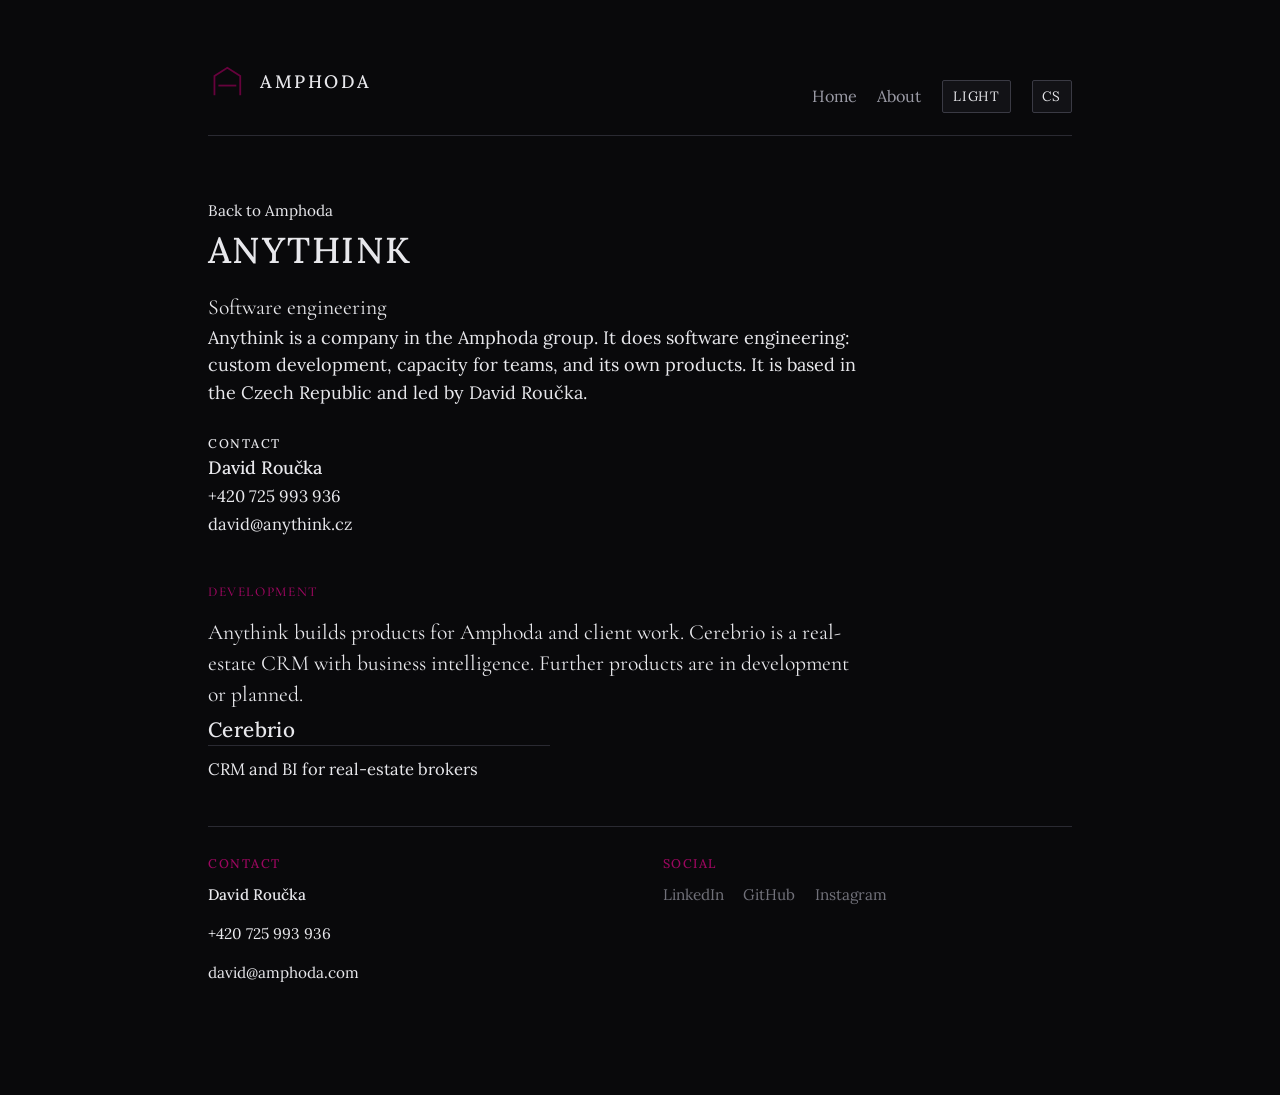
<file: en/anythink/index.html>
<!doctype html>
<html lang="en" data-accent="tyrian" data-theme="dark">
	<head>
		<!-- Seznam Webmaster -->
		<meta name="seznam-wmt" content="iUMKX5Md85ydFvWr4FtJmUJpppj9VQ31" />
		<!-- Firmy.cz / GBP: add URLs to Organization.sameAs in +page.svelte when registered -->
		<meta charset="utf-8" />
		<link rel="icon" href="../../favicon.ico" sizes="any" />
		<link rel="icon" href="../../favicon-48.png" type="image/png" sizes="48x48" />
		<link rel="icon" href="../../favicon-192.png" type="image/png" sizes="192x192" />
		<link rel="apple-touch-icon" href="../../apple-touch-icon.png" sizes="180x180" />
		<link rel="icon" href="../../favicon.svg" type="image/svg+xml" />
		<link rel="manifest" href="../../site.webmanifest" />
		<meta name="viewport" content="width=device-width, initial-scale=1" />
		<meta name="color-scheme" content="dark light" />
		<meta name="theme-color" content="#09090b" />
		<script>
			(function () {
				try {
					var p = location.pathname;
					document.documentElement.lang = (p === '/en' || p.indexOf('/en/') === 0) ? 'en' : 'cs';
					var t = localStorage.getItem('amphoda-theme');
					if (t === 'day') t = 'light';
					if (t === 'night') t = 'dark';
					if (t !== 'light' && t !== 'dark') t = 'dark';
					document.documentElement.dataset.theme = t;
					document.documentElement.style.colorScheme = t;
					var a = localStorage.getItem('amphoda-accent');
					if (a === 'tyrian' || a === 'steel' || a === 'abyss') {
						document.documentElement.dataset.accent = a;
					}
				} catch (e) {}
			})();
		</script>
		<link href="../../_app/immutable/entry/start.mt2QF2A5.js" rel="modulepreload">
		<link href="../../_app/immutable/chunks/7DQ8vqxc.js" rel="modulepreload">
		<link href="../../_app/immutable/chunks/CZMW1fXZ.js" rel="modulepreload">
		<link href="../../_app/immutable/chunks/1RoeWicb.js" rel="modulepreload">
		<link href="../../_app/immutable/entry/app.FbuSU8uR.js" rel="modulepreload">
		<link href="../../_app/immutable/chunks/_vi9zLYs.js" rel="modulepreload">
		<link href="../../_app/immutable/chunks/Bkndkago.js" rel="modulepreload">
		<link href="../../_app/immutable/chunks/DjjoWIUF.js" rel="modulepreload">
		<link href="../../_app/immutable/nodes/0.BagfMH4d.js" rel="modulepreload">
		<link href="../../_app/immutable/chunks/pHMKf96l.js" rel="modulepreload">
		<link href="../../_app/immutable/chunks/pGBvJgAu.js" rel="modulepreload">
		<link href="../../_app/immutable/chunks/B0FbLwfA.js" rel="modulepreload">
		<link href="../../_app/immutable/chunks/D8h8RJyf.js" rel="modulepreload">
		<link href="../../_app/immutable/chunks/BcJiogBx.js" rel="modulepreload">
		<link href="../../_app/immutable/nodes/3.DUhXtI2m.js" rel="modulepreload">
		<link href="../../_app/immutable/chunks/BsyLRSGl.js" rel="modulepreload">
		<link href="../../_app/immutable/chunks/k5g4Fiq8.js" rel="modulepreload">
		<!--1t153bb--><meta name="description" content="Anythink. Software engineering in the Amphoda group"/> <meta name="robots" content="index, follow"/> <link rel="canonical" href="https://amphoda.com/en/anythink/"/> <link rel="alternate" hreflang="cs" href="https://amphoda.com/anythink/"/> <link rel="alternate" hreflang="en" href="https://amphoda.com/en/anythink/"/> <link rel="alternate" hreflang="x-default" href="https://amphoda.com/anythink/"/> <meta property="og:type" content="website"/> <meta property="og:site_name" content="Amphoda"/> <meta property="og:title" content="Anythink"/> <meta property="og:description" content="Anythink. Software engineering in the Amphoda group"/> <meta property="og:url" content="https://amphoda.com/en/anythink/"/> <meta property="og:locale" content="en_US"/> <meta property="og:locale:alternate" content="cs_CZ"/> <meta property="og:image" content="https://amphoda.com/og-anythink.png"/> <meta property="og:image:type" content="image/png"/> <meta property="og:image:width" content="1200"/> <meta property="og:image:height" content="630"/> <meta property="og:image:alt" content="Anythink"/> <meta name="twitter:card" content="summary_large_image"/> <meta name="twitter:title" content="Anythink"/> <meta name="twitter:description" content="Anythink. Software engineering in the Amphoda group"/> <meta name="twitter:image" content="https://amphoda.com/og-anythink.png"/> <meta name="twitter:image:alt" content="Anythink"/> <!--[0--><!----><script type="application/ld+json">{"@context":"https://schema.org","@type":"BreadcrumbList","itemListElement":[{"@type":"ListItem","position":1,"name":"Home","item":"https://amphoda.com/en/"},{"@type":"ListItem","position":2,"name":"Anythink","item":"https://amphoda.com/en/anythink/"}]}</script><!----><!--]--><!----><title>Anythink</title>
		<link href="../../_app/immutable/assets/0.B8p69Cu7.css" rel="stylesheet">
	</head>
	<body data-sveltekit-preload-data="hover">
		<div style="display: contents"><!--[--><!--[0--><!--[--><div class="site"><div class="shell"><header class="site-header"><a class="brand-link" href="../../en/"><svg class="amphoda-mark" viewBox="0 0 48 48" fill="none" xmlns="http://www.w3.org/2000/svg" aria-hidden="true"><path d="M8 40V16L24 6L40 16V40" stroke="currentColor" stroke-width="2.25" stroke-linejoin="miter"></path><path d="M14 28H34" stroke="currentColor" stroke-width="2.25" stroke-linecap="square"></path></svg><!----> <span class="wordmark-text">Amphoda</span></a> <nav class="nav" aria-label="Primary"><a href="../../en/">Domů</a> <a href="../../en/brand/">O nás</a> <button type="button" class="lang-toggle" aria-label="Světlý režim">Světlý</button> <a class="lang-toggle" href="../../anythink/" hreflang="cs" aria-label="Přepnout do češtiny">CS</a></nav></header><!----> <main><!--[--><!----> <section class="section"><p class="back-link"><a href="../../en/">Back to Amphoda</a></p> <h1 class="detail-title">Anythink</h1> <p class="lede">Software engineering</p> <p>Anythink is a company in the Amphoda group. It does software engineering: custom development, capacity for teams, and its own products. It is based in the Czech Republic and led by David Roučka.</p> <!--[0--><div class="detail-contact"><p class="company-contact-label">Contact</p> <p class="company-contact-name">David Roučka</p> <p><a class="company-contact-link" href="tel:+420725993936">+420 725 993 936</a></p> <p><a class="company-contact-link" href="mailto:david@anythink.cz">david@anythink.cz</a></p></div><!--]--></section> <section class="section"><h2>Development</h2> <p class="lede">Anythink builds products for Amphoda and client work. Cerebrio is a real-estate CRM with business intelligence. Further products are in development or planned.</p> <ul class="company-list"><!--[--><li class="company-card product-card"><div class="company-main"><!--[0--><a class="company-name company-name-link" href="../../en/products/cerebrio/">Cerebrio</a><!--]--> <p class="company-blurb">CRM and BI for real-estate brokers</p></div></li><!--]--></ul></section><!--]--><!----></main> <footer class="site-footer"><div class="footer-grid"><div class="footer-block"><p class="footer-label">Kontakt</p> <p class="footer-name">David Roučka</p> <p><a class="footer-phone" href="tel:+420725993936">+420 725 993 936</a></p> <p><a class="footer-email" href="mailto:david@amphoda.com">david@amphoda.com</a></p></div> <div class="footer-block"><p class="footer-label">Sítě</p> <ul class="footer-socials"><!--[--><li><!--[0--><span class="footer-social-stub" aria-disabled="true" title="zatím odkaz">LinkedIn</span><!--]--></li><li><!--[0--><span class="footer-social-stub" aria-disabled="true" title="zatím odkaz">GitHub</span><!--]--></li><li><!--[0--><span class="footer-social-stub" aria-disabled="true" title="zatím odkaz">Instagram</span><!--]--></li><!--]--></ul></div></div> <!--[-1--><!--]--> <!--[-1--><!--]--></footer><!----></div></div><!--]--><!--]--> <!--[-1--><!--]--><!--]-->
			
			<script>
				{
					__sveltekit_1fpvdq7 = {
						base: new URL("../..", location).pathname.slice(0, -1)
					};

					const element = document.currentScript.parentElement;

					Promise.all([
						import("../../_app/immutable/entry/start.mt2QF2A5.js"),
						import("../../_app/immutable/entry/app.FbuSU8uR.js")
					]).then(([kit, app]) => {
						kit.start(app, element, {
							node_ids: [0, 3],
							data: [null,null],
							form: null,
							error: null
						});
					});
				}
			</script>
		</div>
	</body>
</html>
</file>
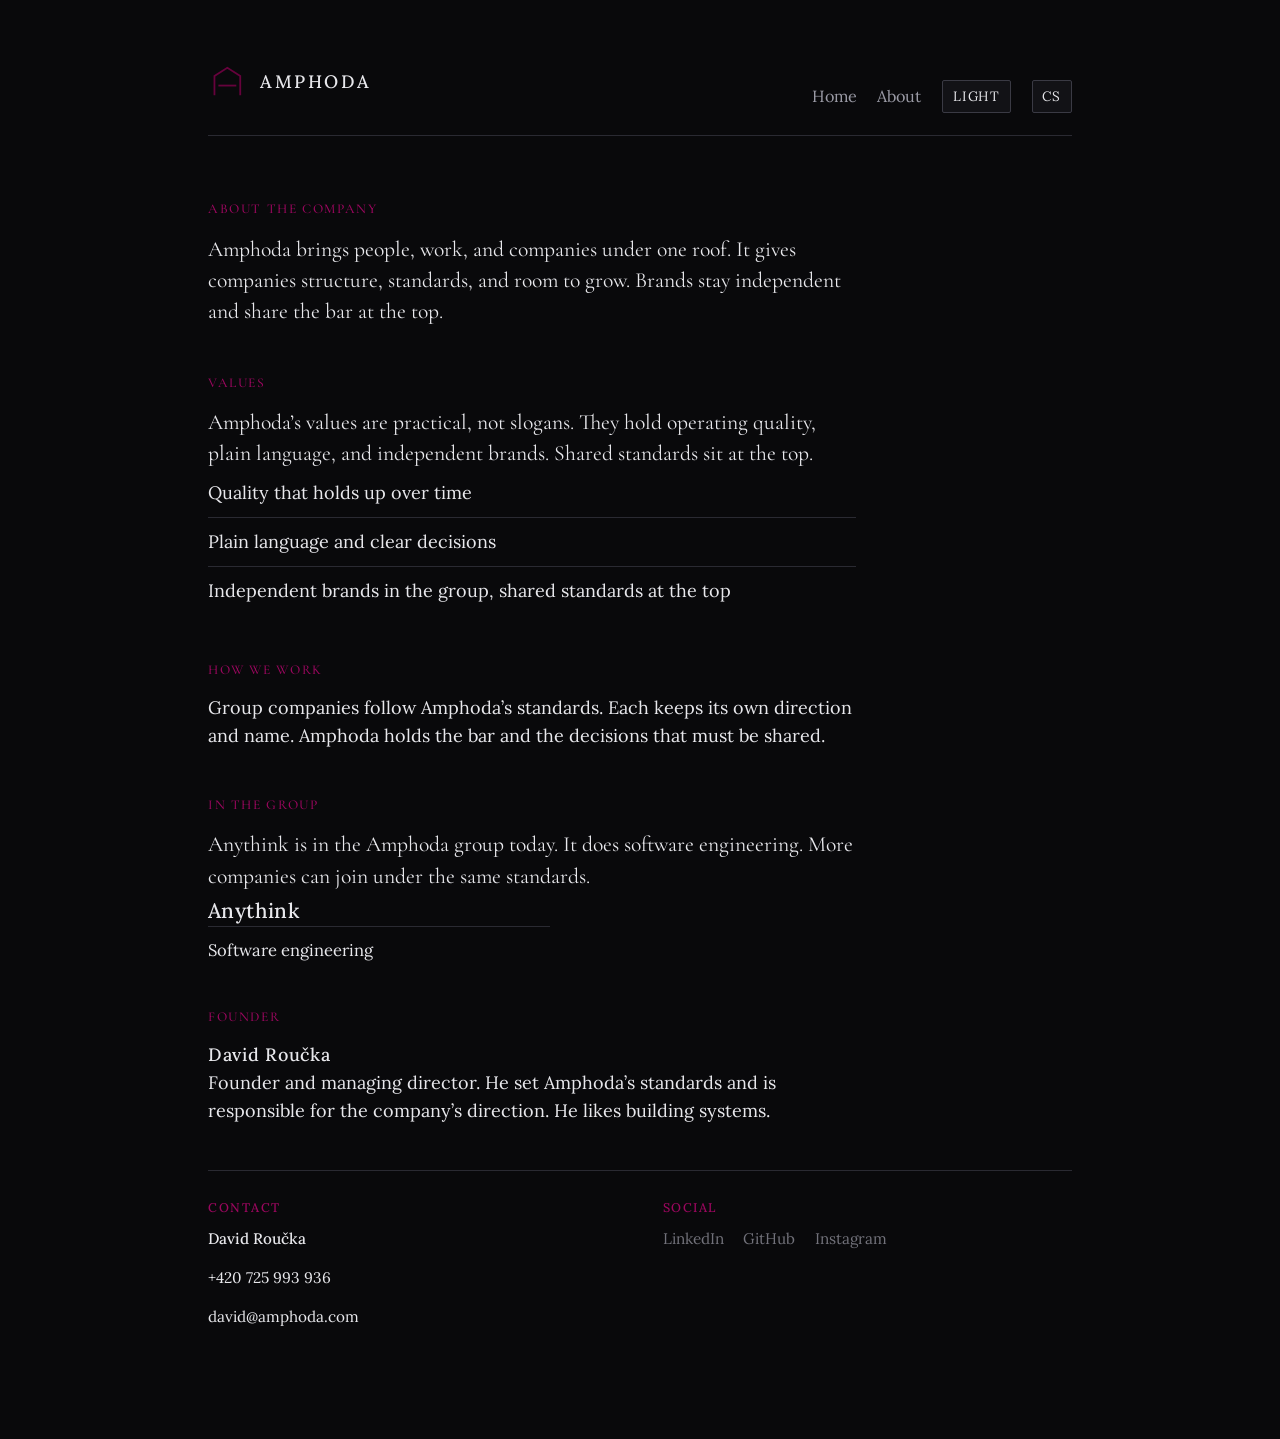
<file: en/brand/index.html>
<!doctype html>
<html lang="en" data-accent="tyrian" data-theme="dark">
	<head>
		<!-- Seznam Webmaster -->
		<meta name="seznam-wmt" content="iUMKX5Md85ydFvWr4FtJmUJpppj9VQ31" />
		<!-- Firmy.cz / GBP: add URLs to Organization.sameAs in +page.svelte when registered -->
		<meta charset="utf-8" />
		<link rel="icon" href="../../favicon.ico" sizes="any" />
		<link rel="icon" href="../../favicon-48.png" type="image/png" sizes="48x48" />
		<link rel="icon" href="../../favicon-192.png" type="image/png" sizes="192x192" />
		<link rel="apple-touch-icon" href="../../apple-touch-icon.png" sizes="180x180" />
		<link rel="icon" href="../../favicon.svg" type="image/svg+xml" />
		<link rel="manifest" href="../../site.webmanifest" />
		<meta name="viewport" content="width=device-width, initial-scale=1" />
		<meta name="color-scheme" content="dark light" />
		<meta name="theme-color" content="#09090b" />
		<script>
			(function () {
				try {
					var p = location.pathname;
					document.documentElement.lang = (p === '/en' || p.indexOf('/en/') === 0) ? 'en' : 'cs';
					var t = localStorage.getItem('amphoda-theme');
					if (t === 'day') t = 'light';
					if (t === 'night') t = 'dark';
					if (t !== 'light' && t !== 'dark') t = 'dark';
					document.documentElement.dataset.theme = t;
					document.documentElement.style.colorScheme = t;
					var a = localStorage.getItem('amphoda-accent');
					if (a === 'tyrian' || a === 'steel' || a === 'abyss') {
						document.documentElement.dataset.accent = a;
					}
				} catch (e) {}
			})();
		</script>
		<link href="../../_app/immutable/entry/start.mt2QF2A5.js" rel="modulepreload">
		<link href="../../_app/immutable/chunks/7DQ8vqxc.js" rel="modulepreload">
		<link href="../../_app/immutable/chunks/CZMW1fXZ.js" rel="modulepreload">
		<link href="../../_app/immutable/chunks/1RoeWicb.js" rel="modulepreload">
		<link href="../../_app/immutable/entry/app.FbuSU8uR.js" rel="modulepreload">
		<link href="../../_app/immutable/chunks/_vi9zLYs.js" rel="modulepreload">
		<link href="../../_app/immutable/chunks/Bkndkago.js" rel="modulepreload">
		<link href="../../_app/immutable/chunks/DjjoWIUF.js" rel="modulepreload">
		<link href="../../_app/immutable/nodes/0.BagfMH4d.js" rel="modulepreload">
		<link href="../../_app/immutable/chunks/pHMKf96l.js" rel="modulepreload">
		<link href="../../_app/immutable/chunks/pGBvJgAu.js" rel="modulepreload">
		<link href="../../_app/immutable/chunks/B0FbLwfA.js" rel="modulepreload">
		<link href="../../_app/immutable/chunks/D8h8RJyf.js" rel="modulepreload">
		<link href="../../_app/immutable/chunks/BcJiogBx.js" rel="modulepreload">
		<link href="../../_app/immutable/nodes/4.B11myguN.js" rel="modulepreload">
		<link href="../../_app/immutable/chunks/MCs-j4_v.js" rel="modulepreload">
		<link href="../../_app/immutable/chunks/k5g4Fiq8.js" rel="modulepreload">
		<!--1t153bb--><meta name="description" content="Amphoda. Group standards, values, and founder."/> <meta name="robots" content="index, follow"/> <link rel="canonical" href="https://amphoda.com/en/brand/"/> <link rel="alternate" hreflang="cs" href="https://amphoda.com/brand/"/> <link rel="alternate" hreflang="en" href="https://amphoda.com/en/brand/"/> <link rel="alternate" hreflang="x-default" href="https://amphoda.com/brand/"/> <meta property="og:type" content="website"/> <meta property="og:site_name" content="Amphoda"/> <meta property="og:title" content="Amphoda – About"/> <meta property="og:description" content="Amphoda. Group standards, values, and founder."/> <meta property="og:url" content="https://amphoda.com/en/brand/"/> <meta property="og:locale" content="en_US"/> <meta property="og:locale:alternate" content="cs_CZ"/> <meta property="og:image" content="https://amphoda.com/og-brand.png"/> <meta property="og:image:type" content="image/png"/> <meta property="og:image:width" content="1200"/> <meta property="og:image:height" content="630"/> <meta property="og:image:alt" content="Amphoda – About"/> <meta name="twitter:card" content="summary_large_image"/> <meta name="twitter:title" content="Amphoda – About"/> <meta name="twitter:description" content="Amphoda. Group standards, values, and founder."/> <meta name="twitter:image" content="https://amphoda.com/og-brand.png"/> <meta name="twitter:image:alt" content="Amphoda – About"/> <!--[0--><!----><script type="application/ld+json">{"@context":"https://schema.org","@type":"BreadcrumbList","itemListElement":[{"@type":"ListItem","position":1,"name":"Home","item":"https://amphoda.com/en/"},{"@type":"ListItem","position":2,"name":"About","item":"https://amphoda.com/en/brand/"}]}</script><!----><!--]--><!----><title>Amphoda – About</title>
		<link href="../../_app/immutable/assets/0.B8p69Cu7.css" rel="stylesheet">
	</head>
	<body data-sveltekit-preload-data="hover">
		<div style="display: contents"><!--[--><!--[0--><!--[--><div class="site"><div class="shell"><header class="site-header"><a class="brand-link" href="../../en/"><svg class="amphoda-mark" viewBox="0 0 48 48" fill="none" xmlns="http://www.w3.org/2000/svg" aria-hidden="true"><path d="M8 40V16L24 6L40 16V40" stroke="currentColor" stroke-width="2.25" stroke-linejoin="miter"></path><path d="M14 28H34" stroke="currentColor" stroke-width="2.25" stroke-linecap="square"></path></svg><!----> <span class="wordmark-text">Amphoda</span></a> <nav class="nav" aria-label="Primary"><a href="../../en/">Domů</a> <a href="../../en/brand/" aria-current="page">O nás</a> <button type="button" class="lang-toggle" aria-label="Světlý režim">Světlý</button> <a class="lang-toggle" href="../../brand/" hreflang="cs" aria-label="Přepnout do češtiny">CS</a></nav></header><!----> <main><!--[--><!----> <section class="section"><h2>About the company</h2> <p class="lede">Amphoda brings people, work, and companies under one roof. It gives companies structure, standards, and room to grow. Brands stay independent and share the bar at the top.</p></section> <section class="section"><h2>Values</h2> <p class="lede">Amphoda’s values are practical, not slogans. They hold operating quality, plain language, and independent brands. Shared standards sit at the top.</p> <ul class="quiet-list"><!--[--><li>Quality that holds up over time</li><li>Plain language and clear decisions</li><li>Independent brands in the group, shared standards at the top</li><!--]--></ul></section> <section class="section"><h2>How we work</h2> <p>Group companies follow Amphoda’s standards. Each keeps its own direction and name. Amphoda holds the bar and the decisions that must be shared.</p></section> <section class="section"><h2>In the group</h2> <p class="lede">Anythink is in the Amphoda group today. It does software engineering. More companies can join under the same standards.</p> <ul class="company-list"><!--[--><li class="company-card"><div class="company-main"><!--[0--><a class="company-name company-name-link" href="../../en/anythink/">Anythink</a><!--]--> <p class="company-blurb">Software engineering</p></div> <!--[-1--><!--]--></li><!--]--></ul></section> <section class="section"><h2>Founder</h2> <p class="founder-name">David Roučka</p> <p>Founder and managing director. He set Amphoda’s standards and is responsible for the company’s direction. He likes building systems.</p></section><!--]--><!----></main> <footer class="site-footer"><div class="footer-grid"><div class="footer-block"><p class="footer-label">Kontakt</p> <p class="footer-name">David Roučka</p> <p><a class="footer-phone" href="tel:+420725993936">+420 725 993 936</a></p> <p><a class="footer-email" href="mailto:david@amphoda.com">david@amphoda.com</a></p></div> <div class="footer-block"><p class="footer-label">Sítě</p> <ul class="footer-socials"><!--[--><li><!--[0--><span class="footer-social-stub" aria-disabled="true" title="zatím odkaz">LinkedIn</span><!--]--></li><li><!--[0--><span class="footer-social-stub" aria-disabled="true" title="zatím odkaz">GitHub</span><!--]--></li><li><!--[0--><span class="footer-social-stub" aria-disabled="true" title="zatím odkaz">Instagram</span><!--]--></li><!--]--></ul></div></div> <!--[-1--><!--]--> <!--[-1--><!--]--></footer><!----></div></div><!--]--><!--]--> <!--[-1--><!--]--><!--]-->
			
			<script>
				{
					__sveltekit_1fpvdq7 = {
						base: new URL("../..", location).pathname.slice(0, -1)
					};

					const element = document.currentScript.parentElement;

					Promise.all([
						import("../../_app/immutable/entry/start.mt2QF2A5.js"),
						import("../../_app/immutable/entry/app.FbuSU8uR.js")
					]).then(([kit, app]) => {
						kit.start(app, element, {
							node_ids: [0, 4],
							data: [null,null],
							form: null,
							error: null
						});
					});
				}
			</script>
		</div>
	</body>
</html>
</file>
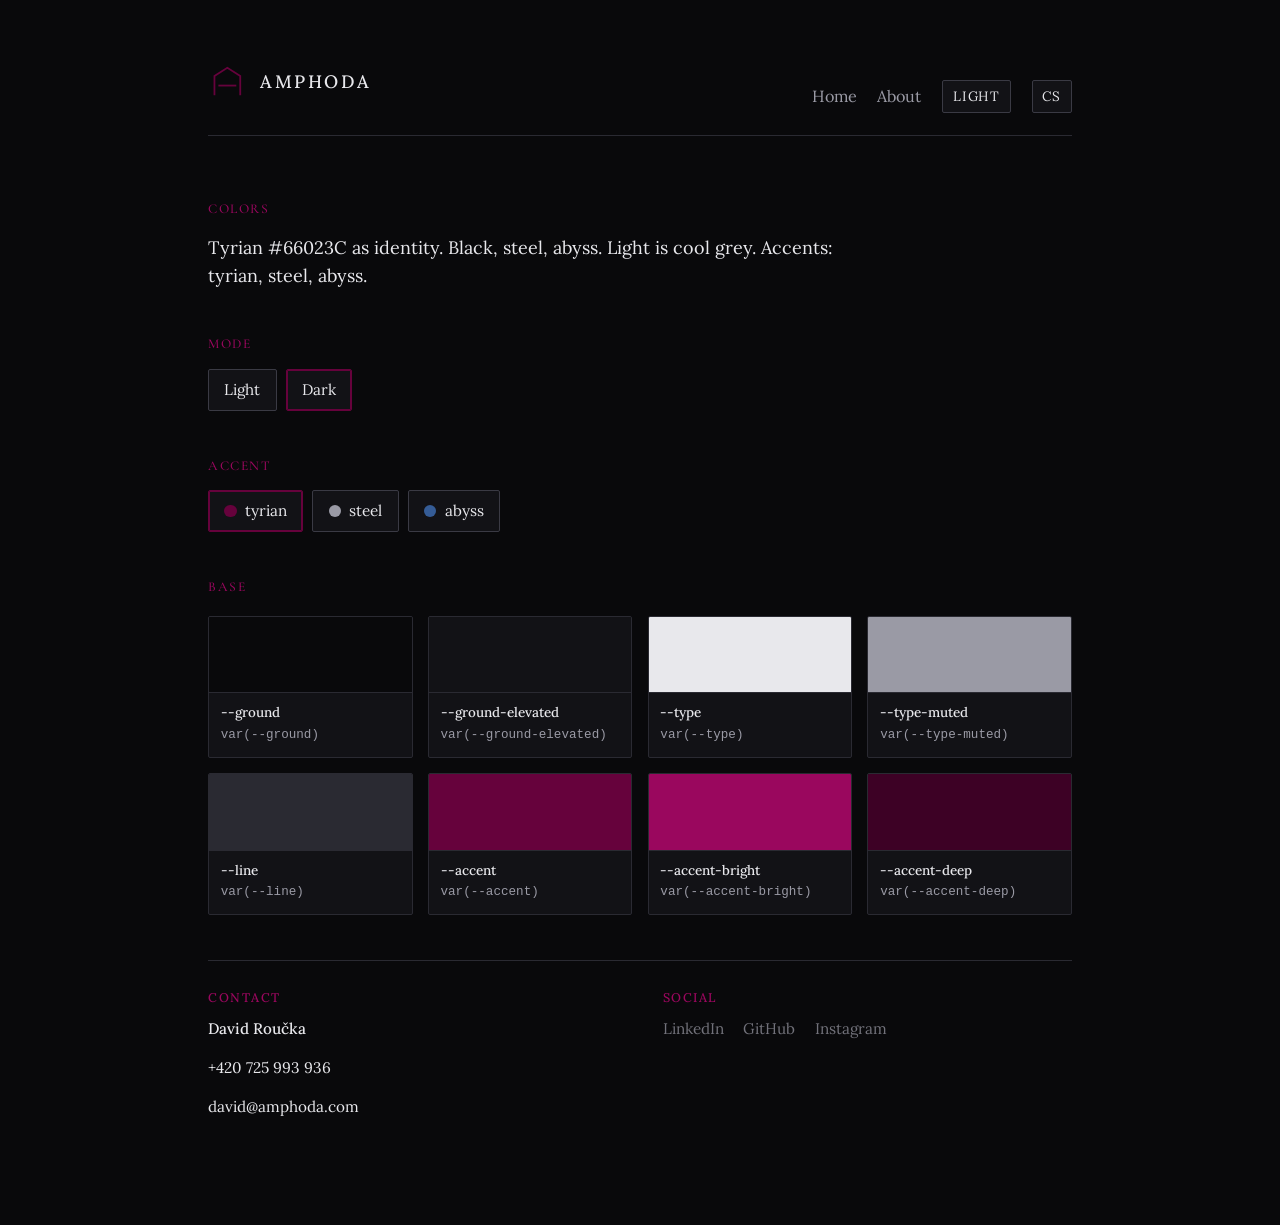
<file: en/colors/index.html>
<!doctype html>
<html lang="en" data-accent="tyrian" data-theme="dark">
	<head>
		<!-- Seznam Webmaster -->
		<meta name="seznam-wmt" content="iUMKX5Md85ydFvWr4FtJmUJpppj9VQ31" />
		<!-- Firmy.cz / GBP: add URLs to Organization.sameAs in +page.svelte when registered -->
		<meta charset="utf-8" />
		<link rel="icon" href="../../favicon.ico" sizes="any" />
		<link rel="icon" href="../../favicon-48.png" type="image/png" sizes="48x48" />
		<link rel="icon" href="../../favicon-192.png" type="image/png" sizes="192x192" />
		<link rel="apple-touch-icon" href="../../apple-touch-icon.png" sizes="180x180" />
		<link rel="icon" href="../../favicon.svg" type="image/svg+xml" />
		<link rel="manifest" href="../../site.webmanifest" />
		<meta name="viewport" content="width=device-width, initial-scale=1" />
		<meta name="color-scheme" content="dark light" />
		<meta name="theme-color" content="#09090b" />
		<script>
			(function () {
				try {
					var p = location.pathname;
					document.documentElement.lang = (p === '/en' || p.indexOf('/en/') === 0) ? 'en' : 'cs';
					var t = localStorage.getItem('amphoda-theme');
					if (t === 'day') t = 'light';
					if (t === 'night') t = 'dark';
					if (t !== 'light' && t !== 'dark') t = 'dark';
					document.documentElement.dataset.theme = t;
					document.documentElement.style.colorScheme = t;
					var a = localStorage.getItem('amphoda-accent');
					if (a === 'tyrian' || a === 'steel' || a === 'abyss') {
						document.documentElement.dataset.accent = a;
					}
				} catch (e) {}
			})();
		</script>
		<link href="../../_app/immutable/entry/start.mt2QF2A5.js" rel="modulepreload">
		<link href="../../_app/immutable/chunks/7DQ8vqxc.js" rel="modulepreload">
		<link href="../../_app/immutable/chunks/CZMW1fXZ.js" rel="modulepreload">
		<link href="../../_app/immutable/chunks/1RoeWicb.js" rel="modulepreload">
		<link href="../../_app/immutable/entry/app.FbuSU8uR.js" rel="modulepreload">
		<link href="../../_app/immutable/chunks/_vi9zLYs.js" rel="modulepreload">
		<link href="../../_app/immutable/chunks/Bkndkago.js" rel="modulepreload">
		<link href="../../_app/immutable/chunks/DjjoWIUF.js" rel="modulepreload">
		<link href="../../_app/immutable/nodes/0.BagfMH4d.js" rel="modulepreload">
		<link href="../../_app/immutable/chunks/pHMKf96l.js" rel="modulepreload">
		<link href="../../_app/immutable/chunks/pGBvJgAu.js" rel="modulepreload">
		<link href="../../_app/immutable/chunks/B0FbLwfA.js" rel="modulepreload">
		<link href="../../_app/immutable/chunks/D8h8RJyf.js" rel="modulepreload">
		<link href="../../_app/immutable/chunks/BcJiogBx.js" rel="modulepreload">
		<link href="../../_app/immutable/nodes/5.DvxpaGCz.js" rel="modulepreload">
		<link href="../../_app/immutable/chunks/k5g4Fiq8.js" rel="modulepreload">
		<!--1t153bb--><meta name="description" content="Amphoda color system (internal preview)."/> <meta name="robots" content="noindex, follow"/> <link rel="canonical" href="https://amphoda.com/en/colors/"/> <link rel="alternate" hreflang="cs" href="https://amphoda.com/colors/"/> <link rel="alternate" hreflang="en" href="https://amphoda.com/en/colors/"/> <link rel="alternate" hreflang="x-default" href="https://amphoda.com/colors/"/> <meta property="og:type" content="website"/> <meta property="og:site_name" content="Amphoda"/> <meta property="og:title" content="Amphoda – Colors"/> <meta property="og:description" content="Amphoda color system (internal preview)."/> <meta property="og:url" content="https://amphoda.com/en/colors/"/> <meta property="og:locale" content="en_US"/> <meta property="og:locale:alternate" content="cs_CZ"/> <meta property="og:image" content="https://amphoda.com/og.png"/> <meta property="og:image:type" content="image/png"/> <meta property="og:image:width" content="1200"/> <meta property="og:image:height" content="630"/> <meta property="og:image:alt" content="Amphoda – Colors"/> <meta name="twitter:card" content="summary_large_image"/> <meta name="twitter:title" content="Amphoda – Colors"/> <meta name="twitter:description" content="Amphoda color system (internal preview)."/> <meta name="twitter:image" content="https://amphoda.com/og.png"/> <meta name="twitter:image:alt" content="Amphoda – Colors"/> <!--[-1--><!--]--><!----><title>Amphoda – Colors</title>
		<link href="../../_app/immutable/assets/0.B8p69Cu7.css" rel="stylesheet">
	</head>
	<body data-sveltekit-preload-data="hover">
		<div style="display: contents"><!--[--><!--[0--><!--[--><div class="site"><div class="shell"><header class="site-header"><a class="brand-link" href="../../en/"><svg class="amphoda-mark" viewBox="0 0 48 48" fill="none" xmlns="http://www.w3.org/2000/svg" aria-hidden="true"><path d="M8 40V16L24 6L40 16V40" stroke="currentColor" stroke-width="2.25" stroke-linejoin="miter"></path><path d="M14 28H34" stroke="currentColor" stroke-width="2.25" stroke-linecap="square"></path></svg><!----> <span class="wordmark-text">Amphoda</span></a> <nav class="nav" aria-label="Primary"><a href="../../en/">Domů</a> <a href="../../en/brand/">O nás</a> <button type="button" class="lang-toggle" aria-label="Světlý režim">Světlý</button> <a class="lang-toggle" href="../../colors/" hreflang="cs" aria-label="Přepnout do češtiny">CS</a></nav></header><!----> <main><!--[--><!----> <section class="section"><h2>Colors</h2> <p>Tyrian #66023C as identity. Black, steel, abyss. Light is cool grey. Accents: tyrian, steel, abyss.</p></section> <section class="section"><h2>Mode</h2> <div class="accent-picker" role="group" aria-label="Mode"><!--[--><button type="button" class="accent-btn" aria-pressed="false">Light</button><button type="button" class="accent-btn" aria-pressed="true">Dark</button><!--]--></div></section> <section class="section"><h2>Accent</h2> <div class="accent-picker" role="group" aria-label="Accent"><!--[--><button type="button" class="accent-btn" aria-pressed="true"><span class="accent-dot" style="--accent-preview: #66023c"></span> tyrian</button><button type="button" class="accent-btn" aria-pressed="false"><span class="accent-dot" style="--accent-preview: #9a9aa5"></span> steel</button><button type="button" class="accent-btn" aria-pressed="false"><span class="accent-dot" style="--accent-preview: #355c96"></span> abyss</button><!--]--></div></section> <section class="section"><h2>Base</h2> <div class="swatch-grid"><!--[--><div class="swatch"><div class="swatch-chip" style="background: var(--ground)"></div> <div class="swatch-meta"><strong>--ground</strong> <code>var(--ground)</code></div></div><div class="swatch"><div class="swatch-chip" style="background: var(--ground-elevated)"></div> <div class="swatch-meta"><strong>--ground-elevated</strong> <code>var(--ground-elevated)</code></div></div><div class="swatch"><div class="swatch-chip" style="background: var(--type)"></div> <div class="swatch-meta"><strong>--type</strong> <code>var(--type)</code></div></div><div class="swatch"><div class="swatch-chip" style="background: var(--type-muted)"></div> <div class="swatch-meta"><strong>--type-muted</strong> <code>var(--type-muted)</code></div></div><div class="swatch"><div class="swatch-chip" style="background: var(--line)"></div> <div class="swatch-meta"><strong>--line</strong> <code>var(--line)</code></div></div><div class="swatch"><div class="swatch-chip" style="background: var(--accent)"></div> <div class="swatch-meta"><strong>--accent</strong> <code>var(--accent)</code></div></div><div class="swatch"><div class="swatch-chip" style="background: var(--accent-bright)"></div> <div class="swatch-meta"><strong>--accent-bright</strong> <code>var(--accent-bright)</code></div></div><div class="swatch"><div class="swatch-chip" style="background: var(--accent-deep)"></div> <div class="swatch-meta"><strong>--accent-deep</strong> <code>var(--accent-deep)</code></div></div><!--]--></div></section><!--]--><!----></main> <footer class="site-footer"><div class="footer-grid"><div class="footer-block"><p class="footer-label">Kontakt</p> <p class="footer-name">David Roučka</p> <p><a class="footer-phone" href="tel:+420725993936">+420 725 993 936</a></p> <p><a class="footer-email" href="mailto:david@amphoda.com">david@amphoda.com</a></p></div> <div class="footer-block"><p class="footer-label">Sítě</p> <ul class="footer-socials"><!--[--><li><!--[0--><span class="footer-social-stub" aria-disabled="true" title="zatím odkaz">LinkedIn</span><!--]--></li><li><!--[0--><span class="footer-social-stub" aria-disabled="true" title="zatím odkaz">GitHub</span><!--]--></li><li><!--[0--><span class="footer-social-stub" aria-disabled="true" title="zatím odkaz">Instagram</span><!--]--></li><!--]--></ul></div></div> <!--[-1--><!--]--> <!--[-1--><!--]--></footer><!----></div></div><!--]--><!--]--> <!--[-1--><!--]--><!--]-->
			
			<script>
				{
					__sveltekit_1fpvdq7 = {
						base: new URL("../..", location).pathname.slice(0, -1)
					};

					const element = document.currentScript.parentElement;

					Promise.all([
						import("../../_app/immutable/entry/start.mt2QF2A5.js"),
						import("../../_app/immutable/entry/app.FbuSU8uR.js")
					]).then(([kit, app]) => {
						kit.start(app, element, {
							node_ids: [0, 5],
							data: [null,null],
							form: null,
							error: null
						});
					});
				}
			</script>
		</div>
	</body>
</html>
</file>
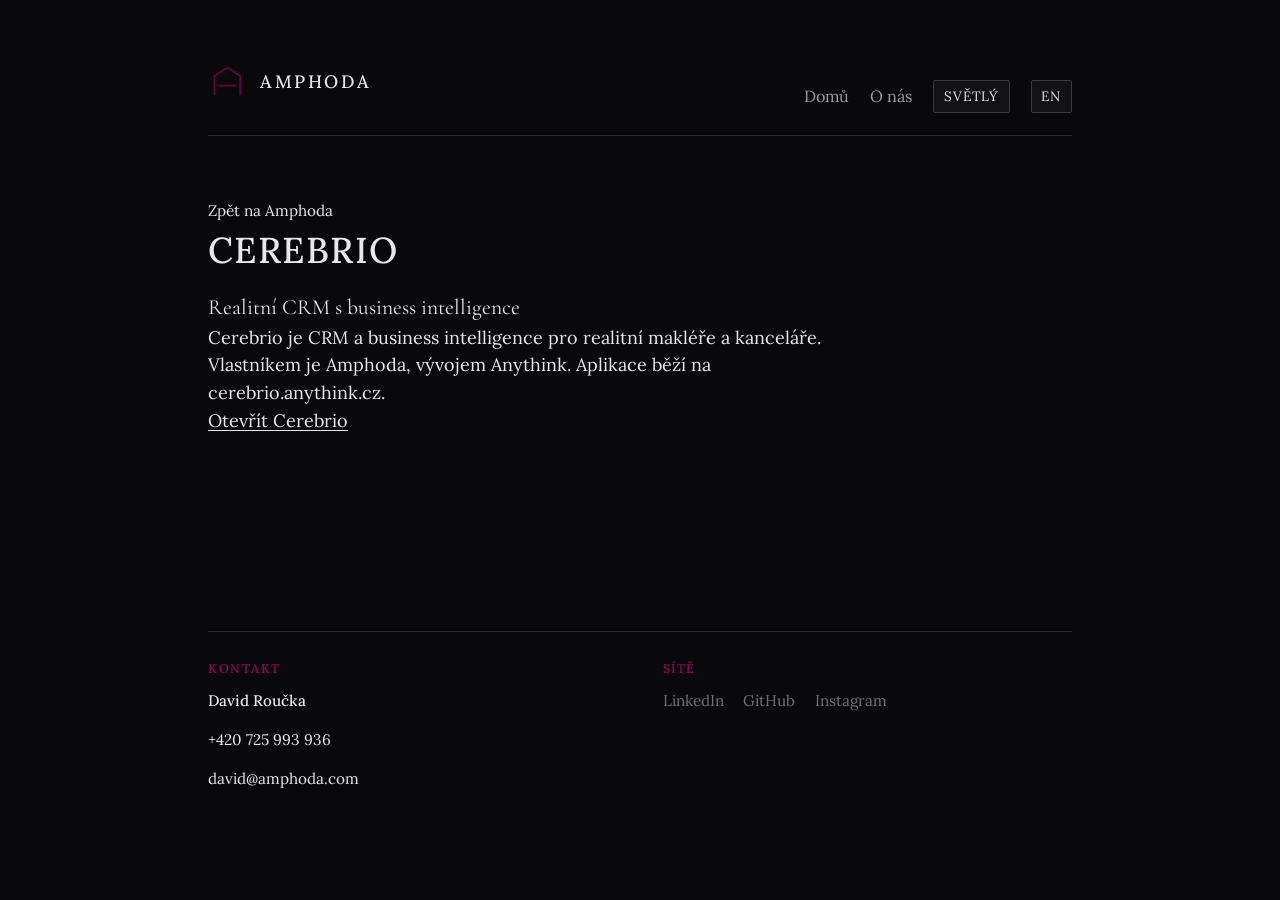
<file: products/cerebrio/index.html>
<!doctype html>
<html lang="cs" data-accent="tyrian" data-theme="dark">
	<head>
		<!-- Seznam Webmaster -->
		<meta name="seznam-wmt" content="iUMKX5Md85ydFvWr4FtJmUJpppj9VQ31" />
		<!-- Firmy.cz / GBP: add URLs to Organization.sameAs in +page.svelte when registered -->
		<meta charset="utf-8" />
		<link rel="icon" href="../../favicon.ico" sizes="any" />
		<link rel="icon" href="../../favicon-48.png" type="image/png" sizes="48x48" />
		<link rel="icon" href="../../favicon-192.png" type="image/png" sizes="192x192" />
		<link rel="apple-touch-icon" href="../../apple-touch-icon.png" sizes="180x180" />
		<link rel="icon" href="../../favicon.svg" type="image/svg+xml" />
		<link rel="manifest" href="../../site.webmanifest" />
		<meta name="viewport" content="width=device-width, initial-scale=1" />
		<meta name="color-scheme" content="dark light" />
		<meta name="theme-color" content="#09090b" />
		<script>
			(function () {
				try {
					var p = location.pathname;
					document.documentElement.lang = (p === '/en' || p.indexOf('/en/') === 0) ? 'en' : 'cs';
					var t = localStorage.getItem('amphoda-theme');
					if (t === 'day') t = 'light';
					if (t === 'night') t = 'dark';
					if (t !== 'light' && t !== 'dark') t = 'dark';
					document.documentElement.dataset.theme = t;
					document.documentElement.style.colorScheme = t;
					var a = localStorage.getItem('amphoda-accent');
					if (a === 'tyrian' || a === 'steel' || a === 'abyss') {
						document.documentElement.dataset.accent = a;
					}
				} catch (e) {}
			})();
		</script>
		<link href="../../_app/immutable/entry/start.mt2QF2A5.js" rel="modulepreload">
		<link href="../../_app/immutable/chunks/7DQ8vqxc.js" rel="modulepreload">
		<link href="../../_app/immutable/chunks/CZMW1fXZ.js" rel="modulepreload">
		<link href="../../_app/immutable/chunks/1RoeWicb.js" rel="modulepreload">
		<link href="../../_app/immutable/entry/app.FbuSU8uR.js" rel="modulepreload">
		<link href="../../_app/immutable/chunks/_vi9zLYs.js" rel="modulepreload">
		<link href="../../_app/immutable/chunks/Bkndkago.js" rel="modulepreload">
		<link href="../../_app/immutable/chunks/DjjoWIUF.js" rel="modulepreload">
		<link href="../../_app/immutable/nodes/0.BagfMH4d.js" rel="modulepreload">
		<link href="../../_app/immutable/chunks/pHMKf96l.js" rel="modulepreload">
		<link href="../../_app/immutable/chunks/pGBvJgAu.js" rel="modulepreload">
		<link href="../../_app/immutable/chunks/B0FbLwfA.js" rel="modulepreload">
		<link href="../../_app/immutable/chunks/D8h8RJyf.js" rel="modulepreload">
		<link href="../../_app/immutable/chunks/BcJiogBx.js" rel="modulepreload">
		<link href="../../_app/immutable/nodes/6.DV80jQgn.js" rel="modulepreload">
		<link href="../../_app/immutable/chunks/k5g4Fiq8.js" rel="modulepreload">
		<!--1t153bb--><meta name="description" content="Cerebrio. Realitní CRM s business intelligence"/> <meta name="robots" content="index, follow"/> <link rel="canonical" href="https://amphoda.com/products/cerebrio/"/> <link rel="alternate" hreflang="cs" href="https://amphoda.com/products/cerebrio/"/> <link rel="alternate" hreflang="en" href="https://amphoda.com/en/products/cerebrio/"/> <link rel="alternate" hreflang="x-default" href="https://amphoda.com/products/cerebrio/"/> <meta property="og:type" content="website"/> <meta property="og:site_name" content="Amphoda"/> <meta property="og:title" content="Cerebrio"/> <meta property="og:description" content="Cerebrio. Realitní CRM s business intelligence"/> <meta property="og:url" content="https://amphoda.com/products/cerebrio/"/> <meta property="og:locale" content="cs_CZ"/> <meta property="og:locale:alternate" content="en_US"/> <meta property="og:image" content="https://amphoda.com/og-cerebrio.png"/> <meta property="og:image:type" content="image/png"/> <meta property="og:image:width" content="1200"/> <meta property="og:image:height" content="630"/> <meta property="og:image:alt" content="Cerebrio"/> <meta name="twitter:card" content="summary_large_image"/> <meta name="twitter:title" content="Cerebrio"/> <meta name="twitter:description" content="Cerebrio. Realitní CRM s business intelligence"/> <meta name="twitter:image" content="https://amphoda.com/og-cerebrio.png"/> <meta name="twitter:image:alt" content="Cerebrio"/> <!--[0--><!----><script type="application/ld+json">{"@context":"https://schema.org","@type":"BreadcrumbList","itemListElement":[{"@type":"ListItem","position":1,"name":"Domů","item":"https://amphoda.com/"},{"@type":"ListItem","position":2,"name":"Cerebrio","item":"https://amphoda.com/products/cerebrio/"}]}</script><!----><!--]--><!----><title>Cerebrio</title>
		<link href="../../_app/immutable/assets/0.B8p69Cu7.css" rel="stylesheet">
	</head>
	<body data-sveltekit-preload-data="hover">
		<div style="display: contents"><!--[--><!--[0--><!--[--><div class="site"><div class="shell"><header class="site-header"><a class="brand-link" href="../../"><svg class="amphoda-mark" viewBox="0 0 48 48" fill="none" xmlns="http://www.w3.org/2000/svg" aria-hidden="true"><path d="M8 40V16L24 6L40 16V40" stroke="currentColor" stroke-width="2.25" stroke-linejoin="miter"></path><path d="M14 28H34" stroke="currentColor" stroke-width="2.25" stroke-linecap="square"></path></svg><!----> <span class="wordmark-text">Amphoda</span></a> <nav class="nav" aria-label="Primary"><a href="../../">Domů</a> <a href="../../brand/">O nás</a> <button type="button" class="lang-toggle" aria-label="Světlý režim">Světlý</button> <a class="lang-toggle" href="../../en/products/cerebrio/" hreflang="en" aria-label="Switch to English">EN</a></nav></header><!----> <main><!--[--><!----> <section class="section"><p class="back-link"><a href="../../">Zpět na Amphoda</a></p> <h1 class="detail-title">Cerebrio</h1> <p class="lede">Realitní CRM s business intelligence</p> <p>Cerebrio je CRM a business intelligence pro realitní makléře a kanceláře. Vlastníkem je Amphoda, vývojem Anythink. Aplikace běží na cerebrio.anythink.cz.</p> <!--[0--><p class="product-external"><a class="inline-link" href="https://cerebrio.anythink.cz" rel="noopener noreferrer">Otevřít Cerebrio</a></p><!--]--></section><!--]--><!----></main> <footer class="site-footer"><div class="footer-grid"><div class="footer-block"><p class="footer-label">Kontakt</p> <p class="footer-name">David Roučka</p> <p><a class="footer-phone" href="tel:+420725993936">+420 725 993 936</a></p> <p><a class="footer-email" href="mailto:david@amphoda.com">david@amphoda.com</a></p></div> <div class="footer-block"><p class="footer-label">Sítě</p> <ul class="footer-socials"><!--[--><li><!--[0--><span class="footer-social-stub" aria-disabled="true" title="zatím odkaz">LinkedIn</span><!--]--></li><li><!--[0--><span class="footer-social-stub" aria-disabled="true" title="zatím odkaz">GitHub</span><!--]--></li><li><!--[0--><span class="footer-social-stub" aria-disabled="true" title="zatím odkaz">Instagram</span><!--]--></li><!--]--></ul></div></div> <!--[-1--><!--]--> <!--[-1--><!--]--></footer><!----></div></div><!--]--><!--]--> <!--[-1--><!--]--><!--]-->
			
			<script>
				{
					__sveltekit_1fpvdq7 = {
						base: new URL("../..", location).pathname.slice(0, -1)
					};

					const element = document.currentScript.parentElement;

					Promise.all([
						import("../../_app/immutable/entry/start.mt2QF2A5.js"),
						import("../../_app/immutable/entry/app.FbuSU8uR.js")
					]).then(([kit, app]) => {
						kit.start(app, element, {
							node_ids: [0, 6],
							data: [null,null],
							form: null,
							error: null
						});
					});
				}
			</script>
		</div>
	</body>
</html>
</file>
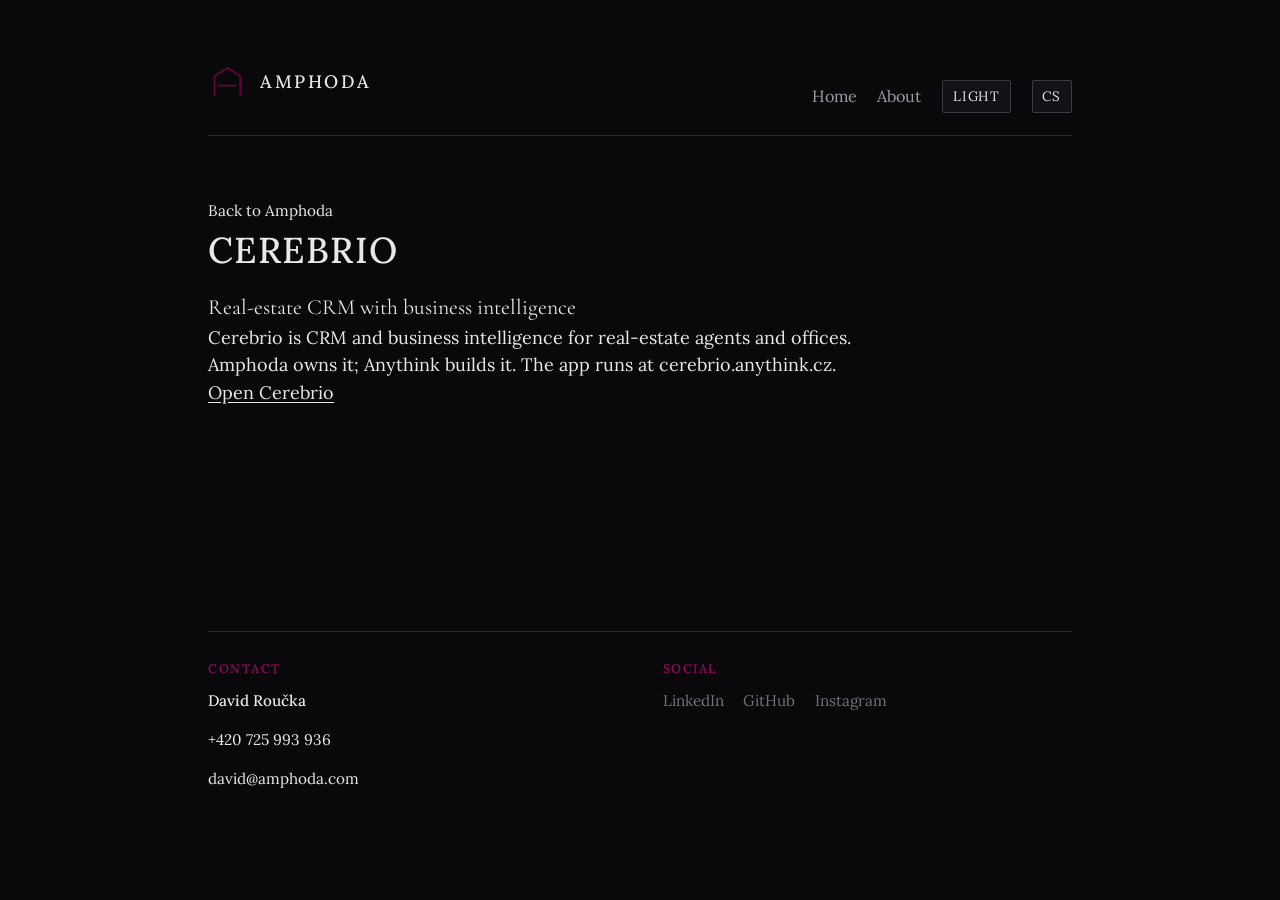
<file: en/products/cerebrio/index.html>
<!doctype html>
<html lang="en" data-accent="tyrian" data-theme="dark">
	<head>
		<!-- Seznam Webmaster -->
		<meta name="seznam-wmt" content="iUMKX5Md85ydFvWr4FtJmUJpppj9VQ31" />
		<!-- Firmy.cz / GBP: add URLs to Organization.sameAs in +page.svelte when registered -->
		<meta charset="utf-8" />
		<link rel="icon" href="../../../favicon.ico" sizes="any" />
		<link rel="icon" href="../../../favicon-48.png" type="image/png" sizes="48x48" />
		<link rel="icon" href="../../../favicon-192.png" type="image/png" sizes="192x192" />
		<link rel="apple-touch-icon" href="../../../apple-touch-icon.png" sizes="180x180" />
		<link rel="icon" href="../../../favicon.svg" type="image/svg+xml" />
		<link rel="manifest" href="../../../site.webmanifest" />
		<meta name="viewport" content="width=device-width, initial-scale=1" />
		<meta name="color-scheme" content="dark light" />
		<meta name="theme-color" content="#09090b" />
		<script>
			(function () {
				try {
					var p = location.pathname;
					document.documentElement.lang = (p === '/en' || p.indexOf('/en/') === 0) ? 'en' : 'cs';
					var t = localStorage.getItem('amphoda-theme');
					if (t === 'day') t = 'light';
					if (t === 'night') t = 'dark';
					if (t !== 'light' && t !== 'dark') t = 'dark';
					document.documentElement.dataset.theme = t;
					document.documentElement.style.colorScheme = t;
					var a = localStorage.getItem('amphoda-accent');
					if (a === 'tyrian' || a === 'steel' || a === 'abyss') {
						document.documentElement.dataset.accent = a;
					}
				} catch (e) {}
			})();
		</script>
		<link href="../../../_app/immutable/entry/start.mt2QF2A5.js" rel="modulepreload">
		<link href="../../../_app/immutable/chunks/7DQ8vqxc.js" rel="modulepreload">
		<link href="../../../_app/immutable/chunks/CZMW1fXZ.js" rel="modulepreload">
		<link href="../../../_app/immutable/chunks/1RoeWicb.js" rel="modulepreload">
		<link href="../../../_app/immutable/entry/app.FbuSU8uR.js" rel="modulepreload">
		<link href="../../../_app/immutable/chunks/_vi9zLYs.js" rel="modulepreload">
		<link href="../../../_app/immutable/chunks/Bkndkago.js" rel="modulepreload">
		<link href="../../../_app/immutable/chunks/DjjoWIUF.js" rel="modulepreload">
		<link href="../../../_app/immutable/nodes/0.BagfMH4d.js" rel="modulepreload">
		<link href="../../../_app/immutable/chunks/pHMKf96l.js" rel="modulepreload">
		<link href="../../../_app/immutable/chunks/pGBvJgAu.js" rel="modulepreload">
		<link href="../../../_app/immutable/chunks/B0FbLwfA.js" rel="modulepreload">
		<link href="../../../_app/immutable/chunks/D8h8RJyf.js" rel="modulepreload">
		<link href="../../../_app/immutable/chunks/BcJiogBx.js" rel="modulepreload">
		<link href="../../../_app/immutable/nodes/6.DV80jQgn.js" rel="modulepreload">
		<link href="../../../_app/immutable/chunks/k5g4Fiq8.js" rel="modulepreload">
		<!--1t153bb--><meta name="description" content="Cerebrio. Real-estate CRM with business intelligence"/> <meta name="robots" content="index, follow"/> <link rel="canonical" href="https://amphoda.com/en/products/cerebrio/"/> <link rel="alternate" hreflang="cs" href="https://amphoda.com/products/cerebrio/"/> <link rel="alternate" hreflang="en" href="https://amphoda.com/en/products/cerebrio/"/> <link rel="alternate" hreflang="x-default" href="https://amphoda.com/products/cerebrio/"/> <meta property="og:type" content="website"/> <meta property="og:site_name" content="Amphoda"/> <meta property="og:title" content="Cerebrio"/> <meta property="og:description" content="Cerebrio. Real-estate CRM with business intelligence"/> <meta property="og:url" content="https://amphoda.com/en/products/cerebrio/"/> <meta property="og:locale" content="en_US"/> <meta property="og:locale:alternate" content="cs_CZ"/> <meta property="og:image" content="https://amphoda.com/og-cerebrio.png"/> <meta property="og:image:type" content="image/png"/> <meta property="og:image:width" content="1200"/> <meta property="og:image:height" content="630"/> <meta property="og:image:alt" content="Cerebrio"/> <meta name="twitter:card" content="summary_large_image"/> <meta name="twitter:title" content="Cerebrio"/> <meta name="twitter:description" content="Cerebrio. Real-estate CRM with business intelligence"/> <meta name="twitter:image" content="https://amphoda.com/og-cerebrio.png"/> <meta name="twitter:image:alt" content="Cerebrio"/> <!--[0--><!----><script type="application/ld+json">{"@context":"https://schema.org","@type":"BreadcrumbList","itemListElement":[{"@type":"ListItem","position":1,"name":"Home","item":"https://amphoda.com/en/"},{"@type":"ListItem","position":2,"name":"Cerebrio","item":"https://amphoda.com/en/products/cerebrio/"}]}</script><!----><!--]--><!----><title>Cerebrio</title>
		<link href="../../../_app/immutable/assets/0.B8p69Cu7.css" rel="stylesheet">
	</head>
	<body data-sveltekit-preload-data="hover">
		<div style="display: contents"><!--[--><!--[0--><!--[--><div class="site"><div class="shell"><header class="site-header"><a class="brand-link" href="../../../en/"><svg class="amphoda-mark" viewBox="0 0 48 48" fill="none" xmlns="http://www.w3.org/2000/svg" aria-hidden="true"><path d="M8 40V16L24 6L40 16V40" stroke="currentColor" stroke-width="2.25" stroke-linejoin="miter"></path><path d="M14 28H34" stroke="currentColor" stroke-width="2.25" stroke-linecap="square"></path></svg><!----> <span class="wordmark-text">Amphoda</span></a> <nav class="nav" aria-label="Primary"><a href="../../../en/">Domů</a> <a href="../../../en/brand/">O nás</a> <button type="button" class="lang-toggle" aria-label="Světlý režim">Světlý</button> <a class="lang-toggle" href="../../../products/cerebrio/" hreflang="cs" aria-label="Přepnout do češtiny">CS</a></nav></header><!----> <main><!--[--><!----> <section class="section"><p class="back-link"><a href="../../../en/">Back to Amphoda</a></p> <h1 class="detail-title">Cerebrio</h1> <p class="lede">Real-estate CRM with business intelligence</p> <p>Cerebrio is CRM and business intelligence for real-estate agents and offices. Amphoda owns it; Anythink builds it. The app runs at cerebrio.anythink.cz.</p> <!--[0--><p class="product-external"><a class="inline-link" href="https://cerebrio.anythink.cz" rel="noopener noreferrer">Open Cerebrio</a></p><!--]--></section><!--]--><!----></main> <footer class="site-footer"><div class="footer-grid"><div class="footer-block"><p class="footer-label">Kontakt</p> <p class="footer-name">David Roučka</p> <p><a class="footer-phone" href="tel:+420725993936">+420 725 993 936</a></p> <p><a class="footer-email" href="mailto:david@amphoda.com">david@amphoda.com</a></p></div> <div class="footer-block"><p class="footer-label">Sítě</p> <ul class="footer-socials"><!--[--><li><!--[0--><span class="footer-social-stub" aria-disabled="true" title="zatím odkaz">LinkedIn</span><!--]--></li><li><!--[0--><span class="footer-social-stub" aria-disabled="true" title="zatím odkaz">GitHub</span><!--]--></li><li><!--[0--><span class="footer-social-stub" aria-disabled="true" title="zatím odkaz">Instagram</span><!--]--></li><!--]--></ul></div></div> <!--[-1--><!--]--> <!--[-1--><!--]--></footer><!----></div></div><!--]--><!--]--> <!--[-1--><!--]--><!--]-->
			
			<script>
				{
					__sveltekit_1fpvdq7 = {
						base: new URL("../../..", location).pathname.slice(0, -1)
					};

					const element = document.currentScript.parentElement;

					Promise.all([
						import("../../../_app/immutable/entry/start.mt2QF2A5.js"),
						import("../../../_app/immutable/entry/app.FbuSU8uR.js")
					]).then(([kit, app]) => {
						kit.start(app, element, {
							node_ids: [0, 6],
							data: [null,null],
							form: null,
							error: null
						});
					});
				}
			</script>
		</div>
	</body>
</html>
</file>
<file: _app/immutable/assets/0.B8p69Cu7.css>
@font-face{font-family:Cormorant Garamond;font-style:normal;font-weight:400;font-display:swap;src:url(../../../fonts/cormorant-garamond-latin-ext-400-normal.woff2) format("woff2");unicode-range:U+0100-02BA,U+02BD-02C5,U+02C7-02CC,U+02CE-02D7,U+02DD-02FF,U+0304,U+0308,U+0329,U+1D00-1DBF,U+1E00-1E9F,U+1EF2-1EFF,U+2020,U+20A0-20AB,U+20AD-20C0,U+2113,U+2C60-2C7F,U+A720-A7FF}@font-face{font-family:Cormorant Garamond;font-style:normal;font-weight:400;font-display:swap;src:url(../../../fonts/cormorant-garamond-latin-400-normal.woff2) format("woff2");unicode-range:U+0000-00FF,U+0131,U+0152-0153,U+02BB-02BC,U+02C6,U+02DA,U+02DC,U+0304,U+0308,U+0329,U+2000-206F,U+20AC,U+2122,U+2191,U+2193,U+2212,U+2215,U+FEFF,U+FFFD}@font-face{font-family:Cormorant Garamond;font-style:normal;font-weight:500;font-display:swap;src:url(../../../fonts/cormorant-garamond-latin-ext-500-normal.woff2) format("woff2");unicode-range:U+0100-02BA,U+02BD-02C5,U+02C7-02CC,U+02CE-02D7,U+02DD-02FF,U+0304,U+0308,U+0329,U+1D00-1DBF,U+1E00-1E9F,U+1EF2-1EFF,U+2020,U+20A0-20AB,U+20AD-20C0,U+2113,U+2C60-2C7F,U+A720-A7FF}@font-face{font-family:Cormorant Garamond;font-style:normal;font-weight:500;font-display:swap;src:url(../../../fonts/cormorant-garamond-latin-500-normal.woff2) format("woff2");unicode-range:U+0000-00FF,U+0131,U+0152-0153,U+02BB-02BC,U+02C6,U+02DA,U+02DC,U+0304,U+0308,U+0329,U+2000-206F,U+20AC,U+2122,U+2191,U+2193,U+2212,U+2215,U+FEFF,U+FFFD}@font-face{font-family:Cormorant Garamond;font-style:normal;font-weight:600;font-display:swap;src:url(../../../fonts/cormorant-garamond-latin-ext-600-normal.woff2) format("woff2");unicode-range:U+0100-02BA,U+02BD-02C5,U+02C7-02CC,U+02CE-02D7,U+02DD-02FF,U+0304,U+0308,U+0329,U+1D00-1DBF,U+1E00-1E9F,U+1EF2-1EFF,U+2020,U+20A0-20AB,U+20AD-20C0,U+2113,U+2C60-2C7F,U+A720-A7FF}@font-face{font-family:Cormorant Garamond;font-style:normal;font-weight:600;font-display:swap;src:url(../../../fonts/cormorant-garamond-latin-600-normal.woff2) format("woff2");unicode-range:U+0000-00FF,U+0131,U+0152-0153,U+02BB-02BC,U+02C6,U+02DA,U+02DC,U+0304,U+0308,U+0329,U+2000-206F,U+20AC,U+2122,U+2191,U+2193,U+2212,U+2215,U+FEFF,U+FFFD}@font-face{font-family:Cormorant Garamond;font-style:normal;font-weight:700;font-display:swap;src:url(../../../fonts/cormorant-garamond-latin-ext-700-normal.woff2) format("woff2");unicode-range:U+0100-02BA,U+02BD-02C5,U+02C7-02CC,U+02CE-02D7,U+02DD-02FF,U+0304,U+0308,U+0329,U+1D00-1DBF,U+1E00-1E9F,U+1EF2-1EFF,U+2020,U+20A0-20AB,U+20AD-20C0,U+2113,U+2C60-2C7F,U+A720-A7FF}@font-face{font-family:Cormorant Garamond;font-style:normal;font-weight:700;font-display:swap;src:url(../../../fonts/cormorant-garamond-latin-700-normal.woff2) format("woff2");unicode-range:U+0000-00FF,U+0131,U+0152-0153,U+02BB-02BC,U+02C6,U+02DA,U+02DC,U+0304,U+0308,U+0329,U+2000-206F,U+20AC,U+2122,U+2191,U+2193,U+2212,U+2215,U+FEFF,U+FFFD}@font-face{font-family:Lora;font-style:normal;font-weight:400;font-display:swap;src:url(../../../fonts/lora-latin-ext-400-normal.woff2) format("woff2");unicode-range:U+0100-02BA,U+02BD-02C5,U+02C7-02CC,U+02CE-02D7,U+02DD-02FF,U+0304,U+0308,U+0329,U+1D00-1DBF,U+1E00-1E9F,U+1EF2-1EFF,U+2020,U+20A0-20AB,U+20AD-20C0,U+2113,U+2C60-2C7F,U+A720-A7FF}@font-face{font-family:Lora;font-style:normal;font-weight:400;font-display:swap;src:url(../../../fonts/lora-latin-400-normal.woff2) format("woff2");unicode-range:U+0000-00FF,U+0131,U+0152-0153,U+02BB-02BC,U+02C6,U+02DA,U+02DC,U+0304,U+0308,U+0329,U+2000-206F,U+20AC,U+2122,U+2191,U+2193,U+2212,U+2215,U+FEFF,U+FFFD}@font-face{font-family:Lora;font-style:normal;font-weight:500;font-display:swap;src:url(../../../fonts/lora-latin-ext-500-normal.woff2) format("woff2");unicode-range:U+0100-02BA,U+02BD-02C5,U+02C7-02CC,U+02CE-02D7,U+02DD-02FF,U+0304,U+0308,U+0329,U+1D00-1DBF,U+1E00-1E9F,U+1EF2-1EFF,U+2020,U+20A0-20AB,U+20AD-20C0,U+2113,U+2C60-2C7F,U+A720-A7FF}@font-face{font-family:Lora;font-style:normal;font-weight:500;font-display:swap;src:url(../../../fonts/lora-latin-500-normal.woff2) format("woff2");unicode-range:U+0000-00FF,U+0131,U+0152-0153,U+02BB-02BC,U+02C6,U+02DA,U+02DC,U+0304,U+0308,U+0329,U+2000-206F,U+20AC,U+2122,U+2191,U+2193,U+2212,U+2215,U+FEFF,U+FFFD}@font-face{font-family:Lora;font-style:normal;font-weight:600;font-display:swap;src:url(../../../fonts/lora-latin-ext-600-normal.woff2) format("woff2");unicode-range:U+0100-02BA,U+02BD-02C5,U+02C7-02CC,U+02CE-02D7,U+02DD-02FF,U+0304,U+0308,U+0329,U+1D00-1DBF,U+1E00-1E9F,U+1EF2-1EFF,U+2020,U+20A0-20AB,U+20AD-20C0,U+2113,U+2C60-2C7F,U+A720-A7FF}@font-face{font-family:Lora;font-style:normal;font-weight:600;font-display:swap;src:url(../../../fonts/lora-latin-600-normal.woff2) format("woff2");unicode-range:U+0000-00FF,U+0131,U+0152-0153,U+02BB-02BC,U+02C6,U+02DA,U+02DC,U+0304,U+0308,U+0329,U+2000-206F,U+20AC,U+2122,U+2191,U+2193,U+2212,U+2215,U+FEFF,U+FFFD}@font-face{font-family:Lora;font-style:normal;font-weight:700;font-display:swap;src:url(../../../fonts/lora-latin-ext-700-normal.woff2) format("woff2");unicode-range:U+0100-02BA,U+02BD-02C5,U+02C7-02CC,U+02CE-02D7,U+02DD-02FF,U+0304,U+0308,U+0329,U+1D00-1DBF,U+1E00-1E9F,U+1EF2-1EFF,U+2020,U+20A0-20AB,U+20AD-20C0,U+2113,U+2C60-2C7F,U+A720-A7FF}@font-face{font-family:Lora;font-style:normal;font-weight:700;font-display:swap;src:url(../../../fonts/lora-latin-700-normal.woff2) format("woff2");unicode-range:U+0000-00FF,U+0131,U+0152-0153,U+02BB-02BC,U+02C6,U+02DA,U+02DC,U+0304,U+0308,U+0329,U+2000-206F,U+20AC,U+2122,U+2191,U+2193,U+2212,U+2215,U+FEFF,U+FFFD}:root,[data-theme=dark]{--ink: #e8e8ec;--ink-soft: #9a9aa5;--ground: #09090b;--ground-elevated: #121216;--line: #2a2a32;--line-strong: #3a3a44;--paper: #121216;--type: #e8e8ec;--type-muted: #9a9aa5;--ink-muted: #9a9aa5;--focus: var(--accent);--link-hover: var(--accent-bright);--silver: #9a9aa5}[data-theme=light]{--ink: #141210;--ink-soft: #5c5650;--ground: #efeae3;--ground-elevated: #f7f3ed;--line: #d4cdc4;--line-strong: #b8aea3;--paper: #f7f3ed;--type: #141210;--type-muted: #5c5650;--ink-muted: #5c5650;--focus: var(--accent);--link-hover: var(--accent-deep);--silver: #6e6862}:root,[data-accent=tyrian],[data-theme=dark][data-accent=tyrian]{--accent: #66023c;--accent-deep: #3d0125;--accent-bright: #9a075e;--accent-soft: #3d0125;--accent-ink: #e8b8d0;--accent-muted: #9a075e}[data-theme=light][data-accent=tyrian]{--accent: #66023c;--accent-deep: #3d0125;--accent-bright: #8a1458;--accent-soft: #ead6df;--accent-ink: #3d0125;--accent-muted: #8a1458}[data-accent=steel]{--accent: #9a9aa5;--accent-deep: #6a6a74;--accent-bright: #c0c0c8;--accent-soft: #2a2a32;--accent-ink: #e8e8ec;--accent-muted: #7a7a85}[data-theme=light][data-accent=steel]{--accent: #5a5a68;--accent-deep: #3a3a44;--accent-bright: #7a7a88;--accent-soft: #9898a2;--accent-ink: #09090b;--accent-muted: #4a4a58}[data-accent=abyss]{--accent: #355c96;--accent-deep: #1a2a44;--accent-bright: #4a78b8;--accent-soft: #152238;--accent-ink: #b0c0d8;--accent-muted: #2a4468}[data-theme=light][data-accent=abyss]{--accent: #355c96;--accent-deep: #1a2a44;--accent-bright: #4a78b8;--accent-soft: #a8b8cc;--accent-ink: #0a1628;--accent-muted: #24344c}*,*:before,*:after{box-sizing:border-box}html{font-size:18px;-webkit-font-smoothing:antialiased;text-rendering:optimizeLegibility}body{margin:0;min-height:100vh;background:var(--ground);color:var(--type);font-family:Lora,Georgia,Times New Roman,serif;font-weight:400;line-height:1.55}a{color:inherit;text-decoration-thickness:1px;text-underline-offset:.18em}a:hover{color:var(--link-hover, var(--accent-bright))}:focus-visible{outline:2px solid var(--focus);outline-offset:3px}.site{min-height:100vh;min-height:100dvh;display:flex;flex-direction:column}.shell{width:min(42rem,calc(100% - 3rem));margin-inline:auto;padding-block:2.5rem 3.5rem;flex:1 0 auto;display:flex;flex-direction:column}@media(min-width:720px){.shell{width:min(48rem,calc(100% - 6rem));padding-block:3.5rem 5rem}}.site-header{display:flex;align-items:baseline;justify-content:space-between;gap:1rem;margin-bottom:3.5rem;padding-bottom:1.25rem;border-bottom:1px solid var(--line)}.brand-link{display:inline-flex;align-items:center;gap:.75rem;font-weight:500;letter-spacing:.14em;text-transform:uppercase;font-size:1rem;text-decoration:none;color:inherit}.brand-link:hover{color:inherit}.brand-link .amphoda-mark{width:2.15rem;height:2.15rem;color:var(--accent);flex-shrink:0}.wordmark-text{line-height:1}.section-home{margin-top:1rem}.nav{display:flex;flex-wrap:wrap;align-items:center;gap:.85rem 1.15rem;font-size:.9rem;color:var(--type-muted)}.nav a{text-decoration:none}.nav a[aria-current=page]{color:var(--type);text-decoration:underline;text-underline-offset:.22em}.lang-toggle{-webkit-appearance:none;-moz-appearance:none;appearance:none;border:1px solid var(--line-strong);background:var(--ground-elevated);color:var(--type);font:inherit;font-size:.75rem;letter-spacing:.06em;text-transform:uppercase;padding:.28rem .55rem;cursor:pointer;border-radius:2px;text-decoration:none;display:inline-flex;align-items:center}.lang-toggle:hover{border-color:var(--accent);color:var(--link-hover, var(--accent-bright))}main{flex:1 0 auto;width:100%}.site-footer{margin-top:auto;padding-top:1.5rem;padding-bottom:.25rem;border-top:1px solid var(--line);font-size:.85rem;color:var(--type-muted)}.footer-grid{display:grid;gap:1.5rem 2.5rem}@media(min-width:560px){.footer-grid{grid-template-columns:1fr 1fr;align-items:start}}.footer-block{margin:0}.footer-label{margin:0 0 .55rem;font-size:.7rem;font-weight:500;letter-spacing:.12em;text-transform:uppercase;color:var(--accent-muted)}.footer-name{margin:0 0 .25rem;color:var(--type);font-weight:500}.footer-phone{text-decoration:none;color:var(--type)}.footer-phone:hover,.footer-email:hover{color:var(--link-hover, var(--accent-bright))}.footer-email{text-decoration:none;color:var(--type)}.footer-socials{margin:0;padding:0;list-style:none;display:flex;flex-wrap:wrap;gap:.65rem 1.1rem}.footer-socials a{text-decoration:none;color:var(--type-muted)}.footer-socials a:hover{color:var(--link-hover, var(--accent-bright))}.footer-social-stub{color:var(--type-muted);opacity:.72;cursor:default}.hero-mark{display:flex;align-items:center;gap:1.25rem;margin-bottom:1.75rem}.wordmark{margin:0;font-size:clamp(1.75rem,4vw,2.35rem);font-weight:500;letter-spacing:.18em;text-transform:uppercase;line-height:1.1}.crossroads{flex-shrink:0;width:2.75rem;height:2.75rem;color:var(--accent);opacity:.92}.pronounce{margin:0 0 1.25rem;font-size:.95rem;color:var(--type-muted)}.soul-line{margin:0 0 1.5rem;font-family:Cormorant Garamond,Georgia,Times New Roman,serif;font-size:clamp(1.15rem,2.4vw,1.4rem);line-height:1.45;color:var(--type);max-width:28rem}.reason-line{line-height:1.35;margin:0 0 2.5rem;max-width:36rem}@media(min-width:720px){.reason-line{white-space:nowrap}}.lede{margin:0 0 2.75rem;font-family:Cormorant Garamond,Georgia,Times New Roman,serif;font-size:1.2rem;line-height:1.45;max-width:36rem}.section{margin-bottom:2.5rem}.section h2{font-family:Cormorant Garamond,Georgia,Times New Roman,serif;margin:0 0 .75rem;font-size:.75rem;font-weight:500;letter-spacing:.12em;text-transform:uppercase;color:var(--accent-muted)}.section p{margin:0;max-width:36rem;color:var(--type)}.quiet-list{margin:0;padding:0;list-style:none;max-width:36rem}.quiet-list li{padding:.55rem 0;border-bottom:1px solid var(--line)}.quiet-list li:last-child{border-bottom:none}.swatch-grid{display:grid;grid-template-columns:repeat(auto-fill,minmax(9.5rem,1fr));gap:.85rem;margin:1rem 0 2rem}.swatch{border:1px solid var(--line);border-radius:2px;overflow:hidden;background:var(--ground-elevated)}.swatch-chip{height:4.25rem;border-bottom:1px solid var(--line)}.swatch-meta{padding:.55rem .65rem .7rem;font-size:.75rem;line-height:1.35}.swatch-meta strong{display:block;font-weight:500;margin-bottom:.15rem}.swatch-meta code{font-family:ui-monospace,SFMono-Regular,Menlo,monospace;font-size:.7rem;color:var(--type-muted)}.accent-picker{display:flex;flex-wrap:wrap;gap:.5rem;margin:.75rem 0 1.75rem}.accent-btn{-webkit-appearance:none;-moz-appearance:none;appearance:none;border:1px solid var(--line-strong);background:var(--ground-elevated);color:var(--type);font:inherit;font-size:.85rem;padding:.45rem .85rem;cursor:pointer;border-radius:2px;display:inline-flex;align-items:center;gap:.45rem}.accent-btn[aria-pressed=true]{border-color:var(--accent);box-shadow:inset 0 0 0 1px var(--accent)}.accent-dot{width:.7rem;height:.7rem;border-radius:50%;background:var(--accent-preview, var(--accent))}.founder-name{margin:0 0 .75rem;font-weight:500;letter-spacing:.04em;color:var(--type)}.hero-mark-solo{margin-bottom:3rem}.hero-mark-solo .crossroads{width:3.5rem;height:3.5rem}.company-list{margin:.35rem 0 0;padding:0;list-style:none;max-width:40rem;display:flex;flex-direction:column;gap:1.75rem}.company-card{padding:0;border:none;background:transparent;display:grid;gap:1.25rem 2rem}@media(min-width:560px){.company-card{grid-template-columns:1fr 1fr;align-items:start}}.company-name{margin:0;font-size:1.15rem;font-weight:500;letter-spacing:.02em;line-height:1.25;color:var(--type)}.company-blurb{margin:.7rem 0 0;padding-top:.65rem;border-top:1px solid var(--line);max-width:9rem;color:var(--type-muted);font-size:.92rem;line-height:1.4}.company-contact{margin:0;padding-top:.15rem}.company-contact-label{margin:0 0 .45rem;font-size:.7rem;font-weight:500;letter-spacing:.12em;text-transform:uppercase;color:var(--accent-muted)}.company-contact-name{margin:0 0 .25rem;font-weight:500;color:var(--type)}.company-contact-link{text-decoration:none;color:var(--type);font-size:.92rem}.company-contact-link:hover{color:var(--link-hover, var(--accent-bright))}.company-contact p{margin:.15rem 0 0}.footer-legal{margin:1.35rem 0 .25rem;color:var(--type);font-weight:500;font-size:.85rem}.footer-copyright{margin:0;font-size:.75rem;color:var(--type-muted)}.company-name-link{color:inherit;text-decoration:none}.company-name-link:hover{color:var(--accent)}.inline-link{color:inherit;text-decoration:underline;text-underline-offset:.15em}.inline-link:hover{color:var(--accent)}.product-of{margin:.55rem 0 0;font-size:.85rem;color:var(--mute)}.back-link{margin:0 0 1rem;font-size:.85rem}.back-link a{color:var(--mute);text-decoration:none}.back-link a:hover{color:var(--accent)}.detail-title{margin:0 0 .75rem;font-size:clamp(1.6rem,3vw,2rem);font-weight:500;letter-spacing:.04em;text-transform:uppercase}.detail-contact{margin-top:1.5rem}.product-external{margin-top:1.25rem}
</file>
